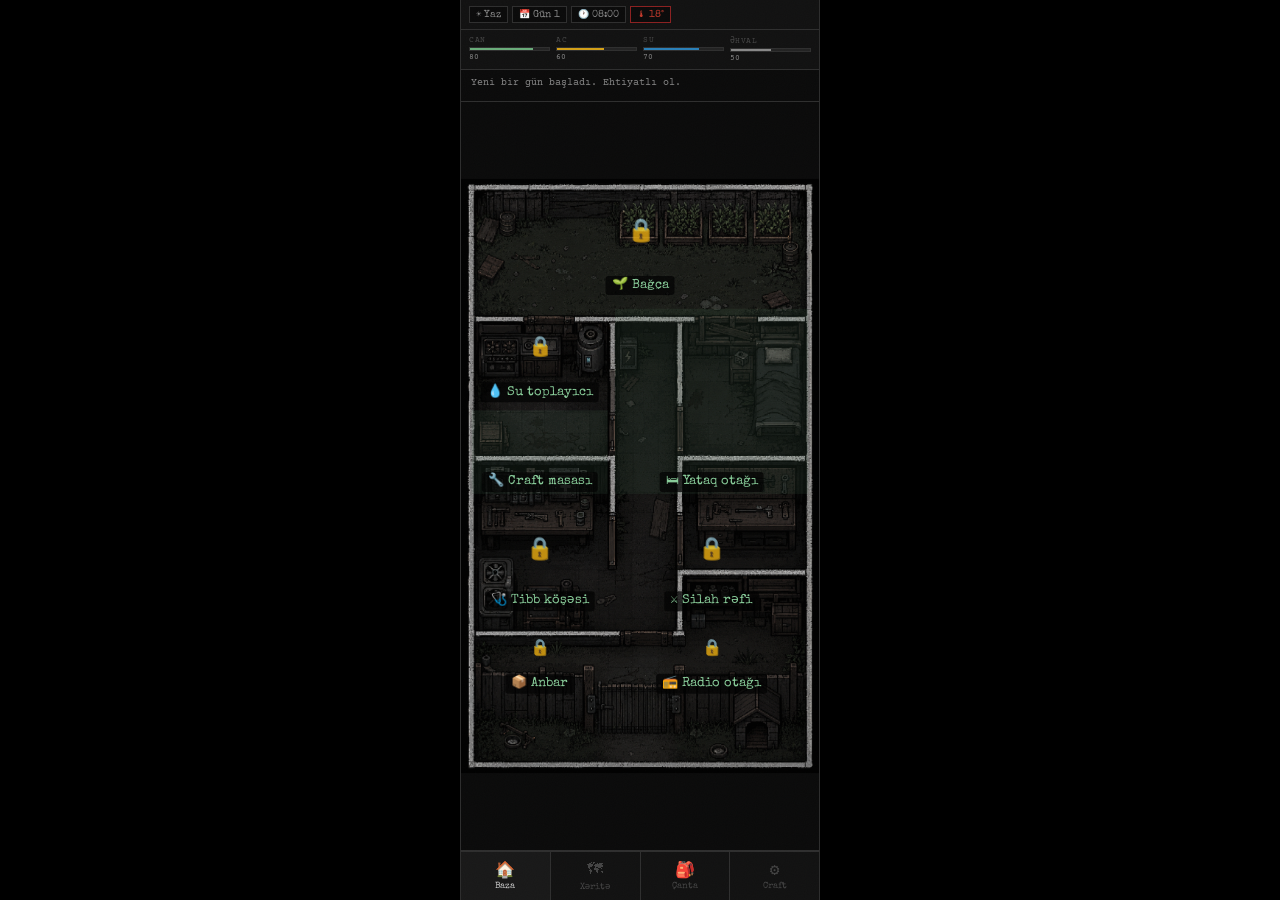
<file: index.html>
<!DOCTYPE html>
<html lang="az">
<head>
  <meta charset="UTF-8">
  <meta name="viewport" content="width=device-width, initial-scale=1.0, maximum-scale=1.0, user-scalable=no">
  <title>Dead Streets</title>
  <link rel="preconnect" href="https://fonts.googleapis.com">
  <link href="https://fonts.googleapis.com/css2?family=Special+Elite&family=Courier+Prime:wght@400;700&display=swap" rel="stylesheet">
  <link rel="stylesheet" href="css/main.css">
</head>
<body>
  <div id="game-container">

    <!-- SCREEN: Base -->
    <div id="screen-base" class="screen active">
      <div id="base-topbar">
        <div class="top-stat"><span class="icon">☀</span><span id="stat-season">Yaz</span></div>
        <div class="top-stat"><span class="icon">📅</span><span id="stat-day">Gün 1</span></div>
        <div class="top-stat"><span class="icon">🕐</span><span id="stat-time">08:00</span></div>
        <div class="top-stat alert" id="stat-temp"><span class="icon">🌡</span><span id="stat-temp-val">18°</span></div>
      </div>

      <div id="status-bar">
        <div class="status-item" id="s-health">
          <div class="status-label">Can</div>
          <div class="status-bar-wrap"><div class="status-fill health-fill" id="fill-health"></div></div>
          <div class="status-val" id="val-health">80</div>
        </div>
        <div class="status-item" id="s-hunger">
          <div class="status-label">Ac</div>
          <div class="status-bar-wrap"><div class="status-fill hunger-fill" id="fill-hunger"></div></div>
          <div class="status-val" id="val-hunger">60</div>
        </div>
        <div class="status-item" id="s-thirst">
          <div class="status-label">Su</div>
          <div class="status-bar-wrap"><div class="status-fill thirst-fill" id="fill-thirst"></div></div>
          <div class="status-val" id="val-thirst">70</div>
        </div>
        <div class="status-item" id="s-mood">
          <div class="status-label">Əhval</div>
          <div class="status-bar-wrap"><div class="status-fill mood-fill" id="fill-mood"></div></div>
          <div class="status-val" id="val-mood">50</div>
        </div>
      </div>

      <div id="message-log">
        <div class="msg-line" id="msg-main">Yeni bir gün başladı. Ehtiyatlı ol.</div>
      </div>

      <div id="base-canvas-wrap">
        <canvas id="base-canvas"></canvas>
        <div id="room-tooltip" class="hidden"></div>
      </div>

      <div id="base-nav">
        <button class="nav-btn active" data-screen="base"><span>🏠</span>Baza</button>
        <button class="nav-btn" data-screen="map"><span>🗺</span>Xəritə</button>
        <button class="nav-btn" data-screen="inventory"><span>🎒</span>Çanta</button>
        <button class="nav-btn" data-screen="craft"><span>⚙</span>Craft</button>
      </div>
    </div>

    <!-- SCREEN: Map -->
    <div id="screen-map" class="screen">
      <div id="map-header">
        <button id="map-back" class="back-btn">← Geri</button>
        <span id="map-title">Xəritə</span>
        <span id="map-time-left"></span>
      </div>
      <canvas id="map-canvas"></canvas>
      <div id="location-panel" class="hidden">
        <div id="loc-name"></div>
        <div id="loc-distance"></div>
        <div id="loc-desc"></div>
        <div id="loc-danger"></div>
        <button id="loc-go-btn">Gedin →</button>
      </div>
    </div>

    <!-- SCREEN: Inventory -->
    <div id="screen-inventory" class="screen">
      <div id="inv-header">
        <button class="back-btn inv-back">← Geri</button>
        <span>Əşyalar</span>
        <span id="inv-weight">0/15 kg</span>
      </div>
      <div id="inv-grid"></div>
    </div>

    <!-- SCREEN: Craft -->
    <div id="screen-craft" class="screen">
      <div id="craft-header">
        <button class="back-btn craft-back">← Geri</button>
        <span>Düzəlt</span>
      </div>
      <div id="craft-list"></div>
    </div>

    <!-- SCREEN: Loot Location -->
    <div id="screen-loot" class="screen">
      <div id="loot-header">
        <div id="loot-location-name"></div>
        <div id="loot-room-info"></div>
      </div>
      <canvas id="loot-canvas"></canvas>
      <div id="loot-action-panel">
        <div id="loot-message"></div>
        <div id="loot-actions"></div>
      </div>
    </div>

    <!-- SCREEN: Combat -->
    <div id="screen-combat" class="screen">
      <div id="combat-header">
        <div id="combat-wave-info">Otaq 1/7</div>
        <div id="combat-turn-info">Sənin növbən</div>
      </div>
      <div id="combat-arena">
        <div id="enemy-section">
          <div id="enemy-list"></div>
        </div>
        <div id="combat-log-box">
          <div id="combat-log"></div>
        </div>
        <div id="player-section">
          <div id="player-combat-stats"></div>
          <div id="combat-actions"></div>
        </div>
      </div>
    </div>

    <!-- MODAL: Build -->
    <div id="modal-build" class="modal hidden">
      <div class="modal-box">
        <div class="modal-title" id="build-modal-title">İnşa Et</div>
        <div id="build-options"></div>
        <button class="modal-close" id="build-close">Bağla</button>
      </div>
    </div>

    <!-- MODAL: Room Action -->
    <div id="modal-room" class="modal hidden">
      <div class="modal-box">
        <div class="modal-title" id="room-modal-title"></div>
        <div id="room-modal-body"></div>
        <button class="modal-close" id="room-close">Bağla</button>
      </div>
    </div>

  </div>

  <script src="js/data.js"></script>
  <script src="js/state.js"></script>
  <script src="js/renderer.js"></script>
  <script src="js/base.js"></script>
  <script src="js/map.js"></script>
  <script src="js/combat.js"></script>
  <script src="js/loot.js"></script>
  <script src="js/ui.js"></script>
  <script src="js/main.js"></script>
</body>
</html>
</file>
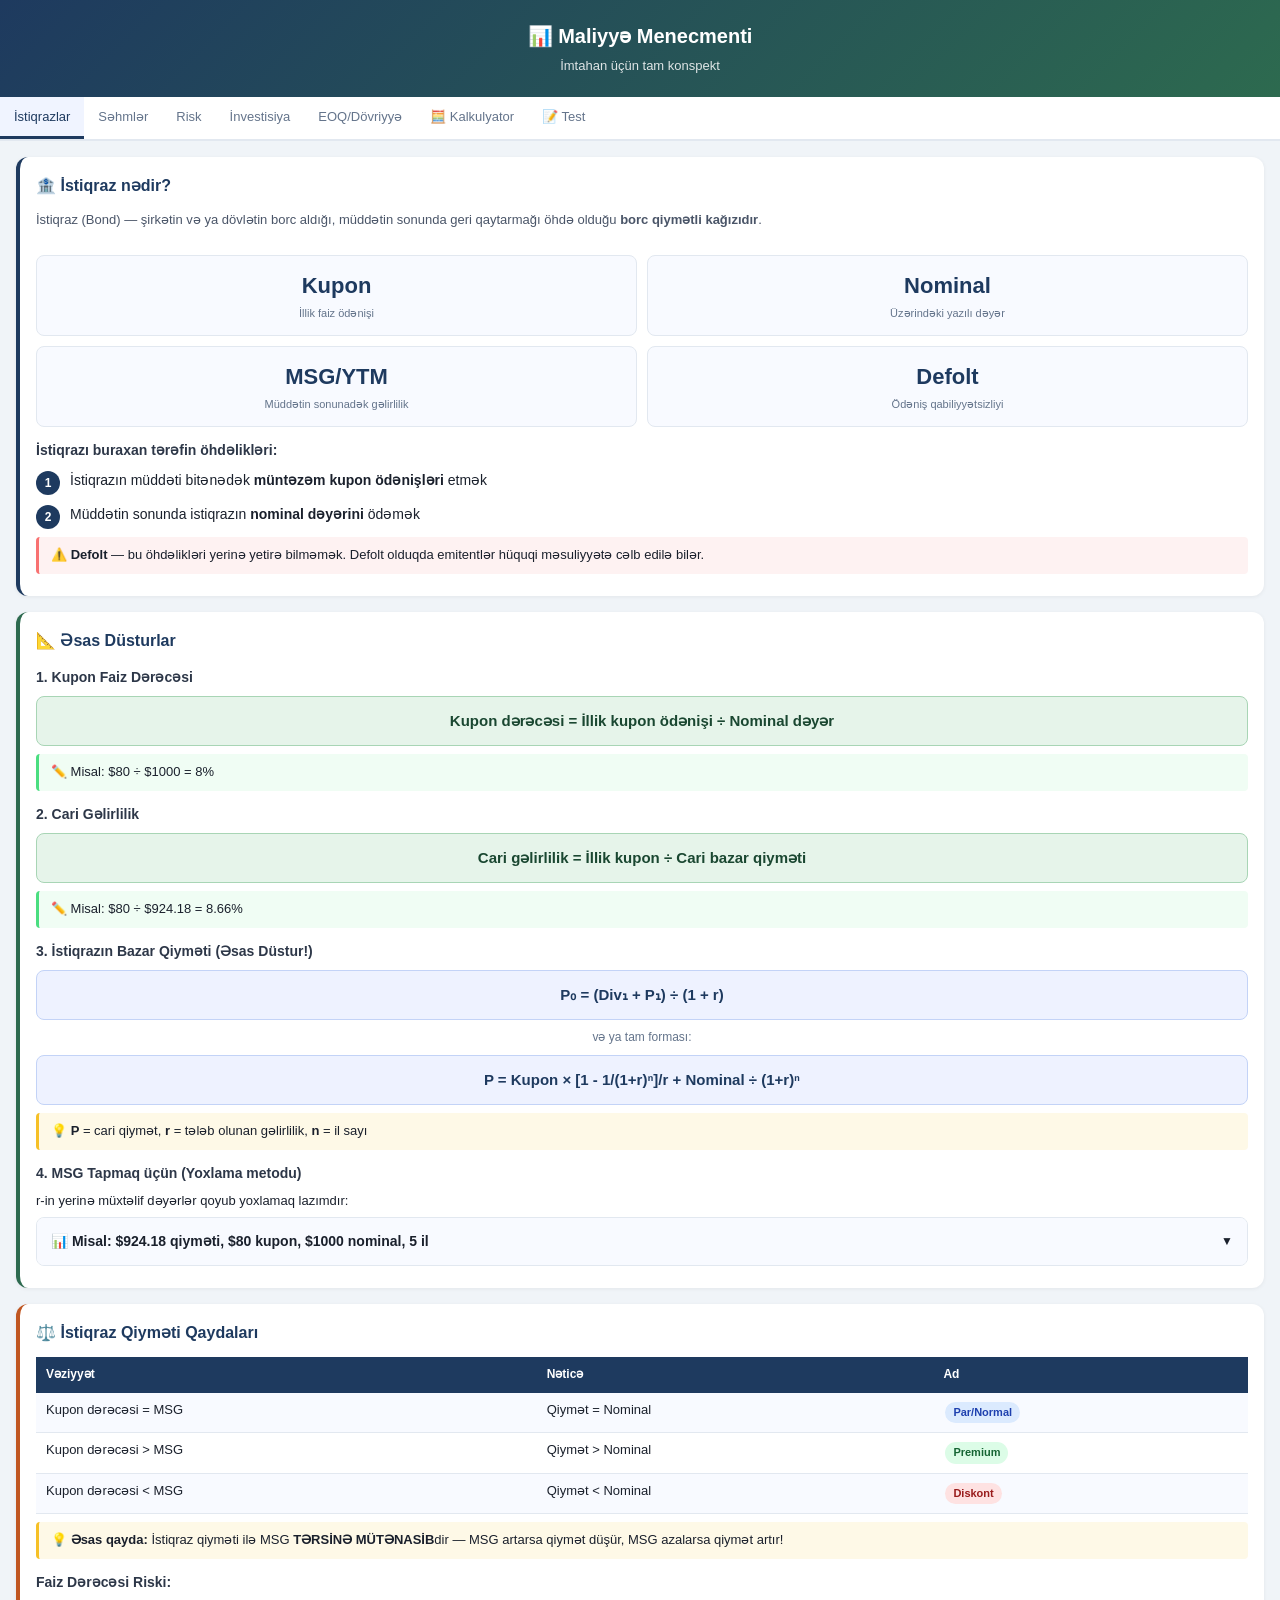
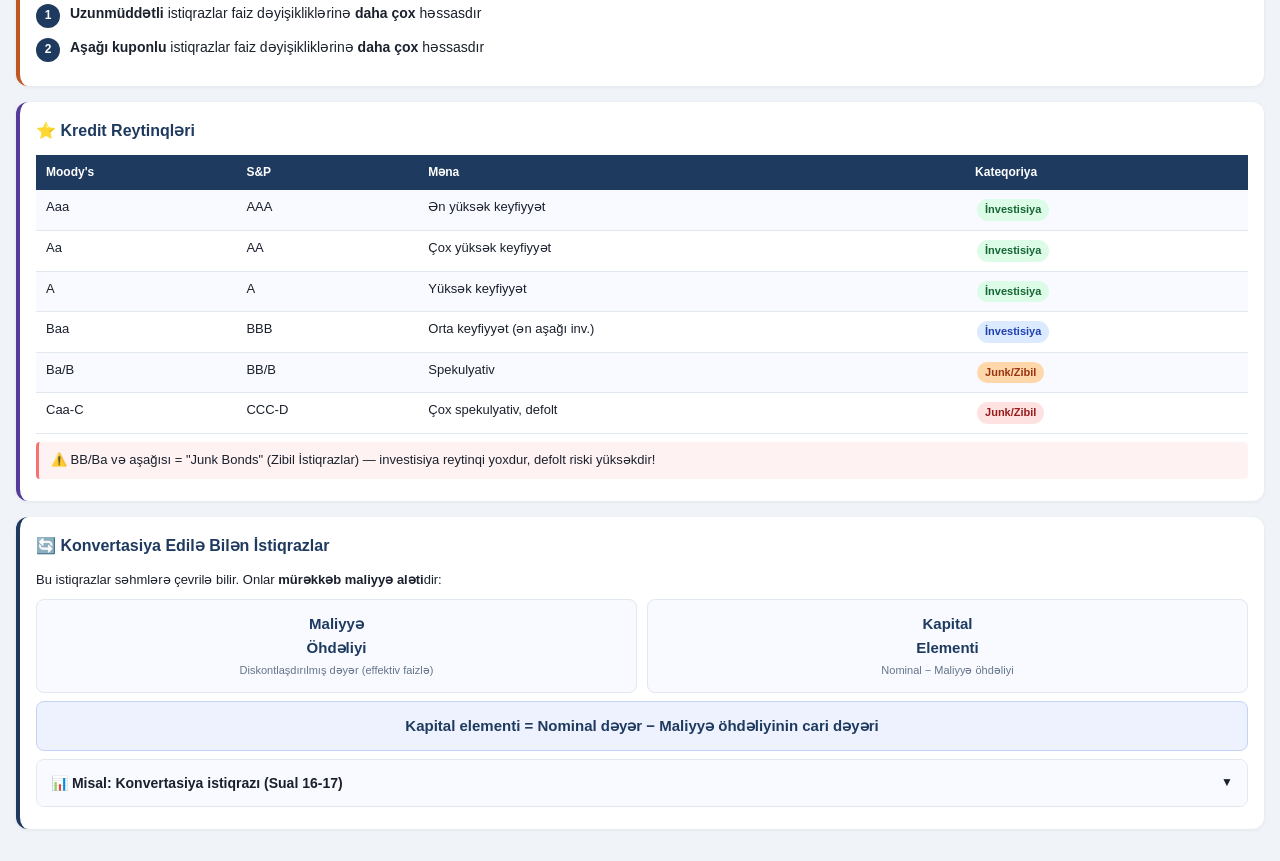
<file: maliyye_menecmenti_konspekt.html>
<!DOCTYPE html>
<html lang="az">
<head>
<meta charset="UTF-8">
<meta name="viewport" content="width=device-width, initial-scale=1.0">
<title>Maliyyə Menecmenti - İmtahan Konspekti</title>
<style>
  * { margin: 0; padding: 0; box-sizing: border-box; }
  body { font-family: 'Segoe UI', Arial, sans-serif; background: #f0f4f8; color: #1a202c; font-size: 15px; line-height: 1.6; }
  
  header { background: linear-gradient(135deg, #1e3a5f 0%, #2d6a4f 100%); color: white; padding: 20px 16px; text-align: center; }
  header h1 { font-size: 20px; font-weight: 700; margin-bottom: 4px; }
  header p { font-size: 13px; opacity: 0.85; }

  nav { background: white; border-bottom: 2px solid #e2e8f0; padding: 0; overflow-x: auto; display: flex; white-space: nowrap; position: sticky; top: 0; z-index: 100; }
  nav button { padding: 12px 14px; border: none; background: none; font-size: 13px; cursor: pointer; color: #64748b; border-bottom: 3px solid transparent; flex-shrink: 0; font-weight: 500; }
  nav button.active { color: #1e3a5f; border-bottom-color: #1e3a5f; background: #f0f4ff; }
  nav button:hover { background: #f8faff; color: #1e3a5f; }

  .page { display: none; padding: 16px; }
  .page.active { display: block; }

  .section { background: white; border-radius: 12px; padding: 16px; margin-bottom: 16px; border-left: 4px solid #1e3a5f; box-shadow: 0 1px 4px rgba(0,0,0,0.06); }
  .section.green { border-left-color: #2d6a4f; }
  .section.orange { border-left-color: #c05621; }
  .section.purple { border-left-color: #553c9a; }
  .section.red { border-left-color: #c53030; }

  .section h2 { font-size: 16px; color: #1e3a5f; margin-bottom: 12px; display: flex; align-items: center; gap: 8px; }
  .section h3 { font-size: 14px; color: #2d3748; margin: 12px 0 6px; font-weight: 600; }

  .formula-box { background: #eef2ff; border: 1px solid #c3d3f7; border-radius: 8px; padding: 12px; margin: 8px 0; text-align: center; font-size: 15px; font-weight: 600; color: #1e3a5f; }
  .formula-box.green { background: #e6f4ea; border-color: #a8d5b5; color: #1a4731; }
  .formula-box.orange { background: #fff3e0; border-color: #ffcc80; color: #7b3f00; }

  .key-point { background: #fef9e7; border-left: 3px solid #f6c026; padding: 8px 12px; margin: 6px 0; border-radius: 4px; font-size: 13px; }
  .warning { background: #fef2f2; border-left: 3px solid #f87171; padding: 8px 12px; margin: 6px 0; border-radius: 4px; font-size: 13px; }
  .tip { background: #f0fdf4; border-left: 3px solid #4ade80; padding: 8px 12px; margin: 6px 0; border-radius: 4px; font-size: 13px; }

  table { width: 100%; border-collapse: collapse; margin: 8px 0; font-size: 13px; }
  th { background: #1e3a5f; color: white; padding: 8px 10px; text-align: left; font-size: 12px; }
  td { padding: 7px 10px; border-bottom: 1px solid #e2e8f0; vertical-align: top; }
  tr:nth-child(even) td { background: #f8faff; }
  tr:hover td { background: #eef2ff; }

  .badge { display: inline-block; padding: 2px 8px; border-radius: 12px; font-size: 11px; font-weight: 600; margin: 2px; }
  .badge-blue { background: #dbeafe; color: #1e40af; }
  .badge-green { background: #dcfce7; color: #166534; }
  .badge-orange { background: #fed7aa; color: #9a3412; }
  .badge-red { background: #fee2e2; color: #991b1b; }
  .badge-purple { background: #ede9fe; color: #5b21b6; }

  .calc-box { background: white; border: 1px solid #e2e8f0; border-radius: 10px; padding: 14px; margin: 10px 0; }
  .calc-box input, .calc-box select { width: 100%; padding: 8px 10px; border: 1px solid #cbd5e1; border-radius: 6px; font-size: 14px; margin: 4px 0 10px; background: #f8faff; }
  .calc-box button { width: 100%; padding: 10px; background: #1e3a5f; color: white; border: none; border-radius: 6px; font-size: 14px; cursor: pointer; font-weight: 600; }
  .calc-box button:hover { background: #2d4e7a; }
  .result { background: #eef2ff; border-radius: 6px; padding: 10px; margin-top: 10px; font-weight: 600; color: #1e3a5f; text-align: center; font-size: 15px; min-height: 40px; }

  .step { display: flex; gap: 10px; margin: 8px 0; align-items: flex-start; }
  .step-num { background: #1e3a5f; color: white; width: 24px; height: 24px; border-radius: 50%; display: flex; align-items: center; justify-content: center; font-size: 12px; font-weight: 700; flex-shrink: 0; margin-top: 2px; }
  .step-content { flex: 1; font-size: 14px; }

  .accordion-item { border: 1px solid #e2e8f0; border-radius: 8px; margin: 6px 0; overflow: hidden; }
  .accordion-header { padding: 12px 14px; cursor: pointer; font-weight: 600; font-size: 14px; background: #f8faff; display: flex; justify-content: space-between; align-items: center; }
  .accordion-header:hover { background: #eef2ff; }
  .accordion-body { display: none; padding: 12px 14px; background: white; font-size: 13px; }
  .accordion-body.open { display: block; }
  .accordion-arrow { transition: transform 0.2s; font-size: 12px; }
  .accordion-arrow.open { transform: rotate(180deg); }

  .masele-box { background: #fffbeb; border: 1px solid #fcd34d; border-radius: 10px; padding: 14px; margin: 10px 0; }
  .masele-box h4 { color: #92400e; font-size: 14px; margin-bottom: 8px; }
  .masele-box .solution { background: white; border-radius: 6px; padding: 10px; margin-top: 10px; display: none; font-size: 13px; }
  .masele-box .solution.show { display: block; }
  .show-btn { background: #92400e; color: white; border: none; padding: 7px 14px; border-radius: 6px; font-size: 13px; cursor: pointer; margin-top: 8px; }
  .show-btn:hover { background: #78350f; }

  .quiz-container { }
  .quiz-question { background: white; border-radius: 10px; padding: 14px; margin: 10px 0; border: 1px solid #e2e8f0; }
  .quiz-question p { font-size: 14px; margin-bottom: 10px; font-weight: 500; }
  .quiz-option { display: block; padding: 8px 12px; margin: 4px 0; border: 1px solid #e2e8f0; border-radius: 6px; cursor: pointer; font-size: 13px; transition: all 0.2s; }
  .quiz-option:hover { background: #f0f4ff; border-color: #93c5fd; }
  .quiz-option.correct { background: #dcfce7; border-color: #4ade80; color: #166534; }
  .quiz-option.wrong { background: #fee2e2; border-color: #f87171; color: #991b1b; }
  .quiz-feedback { font-size: 12px; margin-top: 6px; padding: 6px 10px; border-radius: 4px; }

  .grid2 { display: grid; grid-template-columns: 1fr 1fr; gap: 10px; }
  .metric-card { background: #f8faff; border-radius: 8px; padding: 12px; text-align: center; border: 1px solid #e2e8f0; }
  .metric-card .num { font-size: 22px; font-weight: 700; color: #1e3a5f; }
  .metric-card .label { font-size: 11px; color: #64748b; margin-top: 2px; }

  .progress-bar { height: 8px; background: #e2e8f0; border-radius: 4px; margin: 8px 0; overflow: hidden; }
  .progress-bar-fill { height: 100%; background: linear-gradient(90deg, #1e3a5f, #2d6a4f); border-radius: 4px; transition: width 0.3s; }

  .tag { display: inline-block; background: #1e3a5f; color: white; padding: 3px 10px; border-radius: 12px; font-size: 11px; margin: 2px; }

  @media (max-width: 400px) {
    .grid2 { grid-template-columns: 1fr; }
    header h1 { font-size: 17px; }
  }
</style>
</head>
<body>

<header>
  <h1>📊 Maliyyə Menecmenti</h1>
  <p>İmtahan üçün tam konspekt</p>
</header>

<nav>
  <button class="active" onclick="showPage('istiqraz')">İstiqrazlar</button>
  <button onclick="showPage('sehm')">Səhmlər</button>
  <button onclick="showPage('risk')">Risk</button>
  <button onclick="showPage('investisiya')">İnvestisiya</button>
  <button onclick="showPage('inventar')">EOQ/Dövriyyə</button>
  <button onclick="showPage('kalkulyator')">🧮 Kalkulyator</button>
  <button onclick="showPage('quiz')">📝 Test</button>
</nav>

<!-- ============ PAGE 1: İSTİQRAZLAR ============ -->
<div id="istiqraz" class="page active">

  <div class="section">
    <h2>🏦 İstiqraz nədir?</h2>
    <p style="font-size:13px; color:#4a5568;">İstiqraz (Bond) — şirkətin və ya dövlətin borc aldığı, müddətin sonunda geri qaytarmağı öhdə olduğu <b>borc qiymətli kağızıdır</b>.</p>
    <br>
    <div class="grid2">
      <div class="metric-card"><div class="num">Kupon</div><div class="label">İllik faiz ödənişi</div></div>
      <div class="metric-card"><div class="num">Nominal</div><div class="label">Üzərindəki yazılı dəyər</div></div>
      <div class="metric-card"><div class="num">MSG/YTM</div><div class="label">Müddətin sonunadək gəlirlilik</div></div>
      <div class="metric-card"><div class="num">Defolt</div><div class="label">Ödəniş qabiliyyətsizliyi</div></div>
    </div>

    <h3>İstiqrazı buraxan tərəfin öhdəlikləri:</h3>
    <div class="step"><div class="step-num">1</div><div class="step-content">İstiqrazın müddəti bitənədək <b>müntəzəm kupon ödənişləri</b> etmək</div></div>
    <div class="step"><div class="step-num">2</div><div class="step-content">Müddətin sonunda istiqrazın <b>nominal dəyərini</b> ödəmək</div></div>

    <div class="warning">⚠️ <b>Defolt</b> — bu öhdəlikləri yerinə yetirə bilməmək. Defolt olduqda emitentlər hüquqi məsuliyyətə cəlb edilə bilər.</div>
  </div>

  <div class="section green">
    <h2>📐 Əsas Düsturlar</h2>

    <h3>1. Kupon Faiz Dərəcəsi</h3>
    <div class="formula-box green">Kupon dərəcəsi = İllik kupon ödənişi ÷ Nominal dəyər</div>
    <div class="tip">✏️ Misal: $80 ÷ $1000 = 8%</div>

    <h3>2. Cari Gəlirlilik</h3>
    <div class="formula-box green">Cari gəlirlilik = İllik kupon ÷ Cari bazar qiyməti</div>
    <div class="tip">✏️ Misal: $80 ÷ $924.18 = 8.66%</div>

    <h3>3. İstiqrazın Bazar Qiyməti (Əsas Düstur!)</h3>
    <div class="formula-box">P₀ = (Div₁ + P₁) ÷ (1 + r)</div>
    <p style="font-size:12px; color:#64748b; margin:4px 0 8px; text-align:center;">və ya tam forması:</p>
    <div class="formula-box">P = Kupon × [1 - 1/(1+r)ⁿ]/r + Nominal ÷ (1+r)ⁿ</div>
    <div class="key-point">💡 <b>P</b> = cari qiymət, <b>r</b> = tələb olunan gəlirlilik, <b>n</b> = il sayı</div>

    <h3>4. MSG Tapmaq üçün (Yoxlama metodu)</h3>
    <p style="font-size:13px; margin-bottom:6px;">r-in yerinə müxtəlif dəyərlər qoyub yoxlamaq lazımdır:</p>
    <div class="accordion-item">
      <div class="accordion-header" onclick="toggleAcc(this)">📊 Misal: $924.18 qiyməti, $80 kupon, $1000 nominal, 5 il <span class="accordion-arrow">▼</span></div>
      <div class="accordion-body">
        <p style="font-size:13px; margin-bottom:6px;">Hesablama:</p>
        <ul style="font-size:13px; padding-left:16px;">
          <li>8% ilə: $80×[1-1/(1.08)⁵]/0.08 + $1000/(1.08)⁵ = <b>$1000</b></li>
          <li>9% ilə: $80×[1-1/(1.09)⁵]/0.09 + $1000/(1.09)⁵ = <b>$961.10</b></li>
          <li style="color:#1e3a5f; font-weight:700;">10% ilə: $80×[1-1/(1.10)⁵]/0.10 + $1000/(1.10)⁵ = <b>$924.18 ✓</b></li>
        </ul>
        <div class="tip">MSG = 10% — çünki bu dərəcə ilə düstur bazar qiymətinə bərabər verir.</div>
      </div>
    </div>
  </div>

  <div class="section orange">
    <h2>⚖️ İstiqraz Qiyməti Qaydaları</h2>

    <table>
      <tr><th>Vəziyyət</th><th>Nəticə</th><th>Ad</th></tr>
      <tr><td>Kupon dərəcəsi = MSG</td><td>Qiymət = Nominal</td><td><span class="badge badge-blue">Par/Normal</span></td></tr>
      <tr><td>Kupon dərəcəsi &gt; MSG</td><td>Qiymət &gt; Nominal</td><td><span class="badge badge-green">Premium</span></td></tr>
      <tr><td>Kupon dərəcəsi &lt; MSG</td><td>Qiymət &lt; Nominal</td><td><span class="badge badge-red">Diskont</span></td></tr>
    </table>

    <div class="key-point">💡 <b>Əsas qayda:</b> İstiqraz qiyməti ilə MSG <b>TƏRSİNƏ MÜTƏNASİB</b>dir — MSG artarsa qiymət düşür, MSG azalarsa qiymət artır!</div>

    <h3>Faiz Dərəcəsi Riski:</h3>
    <div class="step"><div class="step-num">1</div><div class="step-content"><b>Uzunmüddətli</b> istiqrazlar faiz dəyişikliklərinə <b>daha çox</b> həssasdır</div></div>
    <div class="step"><div class="step-num">2</div><div class="step-content"><b>Aşağı kuponlu</b> istiqrazlar faiz dəyişikliklərinə <b>daha çox</b> həssasdır</div></div>
  </div>

  <div class="section purple">
    <h2>⭐ Kredit Reytinqləri</h2>
    <table>
      <tr><th>Moody's</th><th>S&P</th><th>Məna</th><th>Kateqoriya</th></tr>
      <tr><td>Aaa</td><td>AAA</td><td>Ən yüksək keyfiyyət</td><td><span class="badge badge-green">İnvestisiya</span></td></tr>
      <tr><td>Aa</td><td>AA</td><td>Çox yüksək keyfiyyət</td><td><span class="badge badge-green">İnvestisiya</span></td></tr>
      <tr><td>A</td><td>A</td><td>Yüksək keyfiyyət</td><td><span class="badge badge-green">İnvestisiya</span></td></tr>
      <tr><td>Baa</td><td>BBB</td><td>Orta keyfiyyət (ən aşağı inv.)</td><td><span class="badge badge-blue">İnvestisiya</span></td></tr>
      <tr><td>Ba/B</td><td>BB/B</td><td>Spekulyativ</td><td><span class="badge badge-orange">Junk/Zibil</span></td></tr>
      <tr><td>Caa-C</td><td>CCC-D</td><td>Çox spekulyativ, defolt</td><td><span class="badge badge-red">Junk/Zibil</span></td></tr>
    </table>
    <div class="warning">⚠️ BB/Ba və aşağısı = "Junk Bonds" (Zibil İstiqrazlar) — investisiya reytinqi yoxdur, defolt riski yüksəkdir!</div>
  </div>

  <div class="section">
    <h2>🔄 Konvertasiya Edilə Bilən İstiqrazlar</h2>
    <p style="font-size:13px; margin-bottom:8px;">Bu istiqrazlar səhmlərə çevrilə bilir. Onlar <b>mürəkkəb maliyyə aləti</b>dir:</p>
    <div class="grid2">
      <div class="metric-card"><div class="num" style="font-size:15px;">Maliyyə<br>Öhdəliyi</div><div class="label">Diskontlaşdırılmış dəyər (effektiv faizlə)</div></div>
      <div class="metric-card"><div class="num" style="font-size:15px;">Kapital<br>Elementi</div><div class="label">Nominal − Maliyyə öhdəliyi</div></div>
    </div>
    <div class="formula-box">Kapital elementi = Nominal dəyər − Maliyyə öhdəliyinin cari dəyəri</div>
    
    <div class="accordion-item">
      <div class="accordion-header" onclick="toggleAcc(this)">📊 Misal: Konvertasiya istiqrazı (Sual 16-17) <span class="accordion-arrow">▼</span></div>
      <div class="accordion-body">
        <ul style="font-size:13px; padding-left:16px; line-height:1.8;">
          <li>Nominal: 30,000,000 AZN</li>
          <li>Kupon: 8% → ödəniş = 2,400,000 AZN/il</li>
          <li>Effektiv bazar dərəcəsi: 10%</li>
          <li>Maliyyə öhdəliyi: 28,476,000 AZN (diskontlaşdırılmış)</li>
          <li><b>Kapital elementi = 30,000,000 − 28,476,000 = 1,524,000 AZN</b></li>
          <li>Amortizasiya: 28,476,000 × 10% − 2,400,000 = 447,600 AZN artır</li>
          <li>Yeni balans = 28,476,000 + 447,600 = <b>28,923,600 AZN</b></li>
        </ul>
      </div>
    </div>
  </div>

</div>

<!-- ============ PAGE 2: SƏHMLƏR ============ -->
<div id="sehm" class="page">

  <div class="section">
    <h2>📈 Səhm növləri</h2>
    <table>
      <tr><th>Xüsusiyyət</th><th>Adi Səhm</th><th>İmtiyazlı Səhm</th></tr>
      <tr><td>Dividend</td><td>Sabit deyil</td><td>Sabit/prioritet</td></tr>
      <tr><td>Səs hüququ</td><td>Var</td><td>Adətən yoxdur</td></tr>
      <tr><td>Likvidasiyada</td><td>Sonuncu</td><td>İmtiyazlı</td></tr>
      <tr><td>Defolt riski</td><td>Yoxdur (kapital)</td><td>Yoxdur (kapital)</td></tr>
    </table>
    <div class="key-point">💡 Adi səhmlər üzrə dividend ödənməsə, şirkət <b>defolt elan edilmir</b> — bu istiqrazdan fərqidir!</div>
  </div>

  <div class="section green">
    <h2>📐 Fundamental Dəyər Nəzəriyyəsi</h2>
    <div class="key-point">💡 Hər hansı maliyyə aktivinin dəyəri = Gələcək bütün pul axınlarının <b>cari (diskontlaşdırılmış) dəyəri</b></div>

    <h3>Model 1: Sıfır Artım (Zero Growth)</h3>
    <div class="formula-box">P₀ = D₁ ÷ R</div>
    <div class="tip">✏️ D₁=1 manat, R=10% → P₀ = 1 ÷ 0.10 = <b>10 manat</b></div>
    <div class="warning">⚠️ Sıfır artımlı səhmdə <b>kapital artımı gəliri yoxdur</b> — qiymət heç vaxt dəyişmir!</div>

    <h3>Model 2: Sabit Artım — Gordon Modeli (ən vacib!)</h3>
    <div class="formula-box">P₀ = D₁ ÷ (R − g)</div>
    <p style="font-size:12px; color:#64748b; text-align:center; margin:4px 0 8px;">D₁ = gözlənilən divident, R = tələb olunan gəlirlilik, g = sabit artım tempi</p>
    
    <div class="accordion-item">
      <div class="accordion-header" onclick="toggleAcc(this)">📊 Misal: D₀=5 manat, g=5%, R=9% <span class="accordion-arrow">▼</span></div>
      <div class="accordion-body">
        <ul style="font-size:13px; padding-left:16px; line-height:1.8;">
          <li>D₁ = D₀ × (1+g) = 5 × 1.05 = <b>5.25 manat</b></li>
          <li>P₀ = D₁ ÷ (R−g) = 5.25 ÷ (0.09−0.05) = 5.25 ÷ 0.04 = <b>131.25 manat</b></li>
          <li>Bir il sonra: P₁ = D₂ ÷ (R−g) = (5.25×1.05) ÷ 0.04 = <b>137.8125 manat</b></li>
        </ul>
        <div class="tip">P₁ P₀-dan yüksəkdir → bu kapital gəlirliliyidir!</div>
      </div>
    </div>

    <div class="warning">⚠️ Gordon modeli üçün şərt: <b>R &gt; g</b> mütləq olmalıdır! g≥R olsa model işləmir.</div>

    <h3>Tələb olunan gəlirliliyi tapmaq:</h3>
    <div class="formula-box">R = (D₁ ÷ P₀) + g</div>
    <div class="tip">✏️ D₁=5.25, P₀=65.625, g=5% → R = 5.25/65.625 + 0.05 = 0.08 + 0.05 = <b>13%</b></div>

    <h3>Ümumi Gəlirlilik:</h3>
    <div class="formula-box green">R = Divident gəlirliliyi (D₁/P₀) + Kapital artımı gəlirliliyi (g)</div>
  </div>

  <div class="section orange">
    <h2>🔄 Model 3: Qeyri-Sabit Artım</h2>
    <p style="font-size:13px; margin-bottom:10px;">Əvvəl yüksək artım, sonra sabit artım. Addım-addım həll edilir:</p>

    <div class="step"><div class="step-num">1</div><div class="step-content">Hər ilin dividendini ayrı-ayrılıqda hesabla (D₁, D₂, D₃...)</div></div>
    <div class="step"><div class="step-num">2</div><div class="step-content">Sabit artıma keçən andan Gordon modeli ilə <b>terminal dəyəri</b> tap</div></div>
    <div class="step"><div class="step-num">3</div><div class="step-content">Hər dividenddi və terminal dəyəri diskontlaşdır (bugünə gətir)</div></div>
    <div class="step"><div class="step-num">4</div><div class="step-content">Cəmlə — bu P₀-dur</div></div>

    <div class="accordion-item">
      <div class="accordion-header" onclick="toggleAcc(this)">📊 Misal: D₀=5, il 1-2: 10%, il 3: 8%, il 4+: 6%, R=12% <span class="accordion-arrow">▼</span></div>
      <div class="accordion-body">
        <table>
          <tr><th>Zaman</th><th>Divident</th><th>Artım</th></tr>
          <tr><td>0</td><td>5.00</td><td>—</td></tr>
          <tr><td>1</td><td>5.50</td><td>10%</td></tr>
          <tr><td>2</td><td>6.05</td><td>10%</td></tr>
          <tr><td>3</td><td>6.534</td><td>8%</td></tr>
          <tr><td>4</td><td>6.926</td><td>6%</td></tr>
        </table>
        <p style="font-size:13px; margin-top:8px;">P₃ (terminal) = D₄ ÷ (R−g) = 6.926 ÷ (0.12−0.06) = 115.43</p>
        <p style="font-size:13px;">P₀ = 5.50/1.12 + 6.05/1.12² + (6.534+115.43)/1.12³</p>
      </div>
    </div>

    <h3>Model 4: Gecikmeli Artım (Yeni şirkət)</h3>
    <div class="accordion-item">
      <div class="accordion-header" onclick="toggleAcc(this)">📊 Misal: MB şirkəti — 5 il divident yoxdur <span class="accordion-arrow">▼</span></div>
      <div class="accordion-body">
        <ul style="font-size:13px; padding-left:16px; line-height:1.8;">
          <li>5 il divident ödənmir</li>
          <li>6-cı ilin sonunda D₆ = 6 manat gözlənilir</li>
          <li>Bundan sonra g = 5% (daimi)</li>
          <li>R = 21%</li>
          <li>P₅ = D₆ ÷ (R−g) = 6 ÷ (0.21−0.05) = 37.5 manat</li>
          <li>P₀ = 37.5 ÷ (1.21)⁵ = <b>bugünkü dəyər</b></li>
        </ul>
      </div>
    </div>
  </div>

  <div class="section">
    <h2>🐟 Fişer Effekti</h2>
    <div class="formula-box">1 + R = (1 + r) × (1 + h)</div>
    <p style="font-size:12px; color:#64748b; text-align:center;">R = nominal, r = real, h = inflyasiya</p>
    <br>
    <div class="formula-box green">r = (1+R) ÷ (1+h) − 1</div>
    <div class="tip">✏️ R=10%, h=5% → r = (1.10 ÷ 1.05) − 1 = 4.76% (TƏXMİNİ deyil, DƏQIQ!</div>
    <div class="warning">⚠️ Sadə fərq formula (R−h = 10%−5% = 5%) TƏXMİNİDİR — imtahanda dəqiq Fişer düsturu istifadə et!</div>
  </div>

</div>

<!-- ============ PAGE 3: RİSK ============ -->
<div id="risk" class="page">

  <div class="section">
    <h2>⚡ Risk Anlayışı</h2>
    <p style="font-size:13px; margin-bottom:10px;">Risk — dayar kəsb edən hər hansı bir əmlakın, vasaitin, vaxtın itirilmə ehtimalıdır.</p>

    <h3>Riskin 4 əsas xüsusiyyəti:</h3>
    <div class="step"><div class="step-num">1</div><div class="step-content"><b>Qeyri-müəyyənlik</b> — hadisələrin bir neçə istiqamətdə inkişaf etmə ehtimalı</div></div>
    <div class="step"><div class="step-num">2</div><div class="step-content"><b>Zərər</b> — neqativ nəticəyə səbəb olma ehtimalı</div></div>
    <div class="step"><div class="step-num">3</div><div class="step-content"><b>Analiz imkanı</b> — kəmiyyət/keyfiyyət üzrə qiymətləndirilə bilmə</div></div>
    <div class="step"><div class="step-num">4</div><div class="step-content"><b>Əhəmiyyətlilik</b> — ən azı bir subyektin maraqlarına aid olma</div></div>
    <div class="warning">⚠️ Test sualı: "Mütləqlik" (subyektdən asılı olmayan risk) — bu YANLIŞ xüsusiyyətdir!</div>

    <h3>Risklə davranış üsulları:</h3>
    <table>
      <tr><th>Üsul</th><th>İzah</th></tr>
      <tr><td><span class="badge badge-blue">Qəbul etmə</span></td><td>Riski qəbul edib davam etmə</td></tr>
      <tr><td><span class="badge badge-red">İmtina etmə</span></td><td>Riskli fəaliyyətdən çəkinmə</td></tr>
      <tr><td><span class="badge badge-orange">Transfer (Hec)</span></td><td>Fyuçers/opsionla riski ötürmə — potensial qazancdan da imtina!</td></tr>
      <tr><td><span class="badge badge-purple">Mitiqasiya</span></td><td>Riskin təsirini azaltma</td></tr>
      <tr><td><span class="badge badge-green">Diversifikasiya</span></td><td>Portfeli genişləndirərək azaltma</td></tr>
    </table>
    <div class="key-point">💡 <b>Risk Premiyası</b> = İnvestorların riskli aktiv üçün risksiz aktivdən ƏLAVƏ tələb etdiyi gəlir</div>
  </div>

  <div class="section green">
    <h2>📊 Riskin Ölçülməsi</h2>

    <div class="formula-box green">Dispersiya (σ²) = [(r₁-r̄)² + (r₂-r̄)² + ...] ÷ (n-1)</div>
    <div class="formula-box">Standart Xəta (σ) = √Dispersiya</div>

    <div class="tip">✏️ Dispersiya = 450 → Standart xəta = √450 = <b>21.2%</b></div>
    <div class="tip">✏️ Dispersiya = 1676.9 → Standart xəta = √1676.9 = <b>40.95</b></div>

    <h3>Portfelin Gözlənilən Gəlirliliyi:</h3>
    <div class="formula-box green">E(R) = x₁ × r₁ + x₂ × r₂</div>
    <p style="font-size:12px; color:#64748b; text-align:center;">x₁, x₂ = portfeldəki çəkilər (paylar), r₁, r₂ = gəlirlilik dərəcələri</p>

    <div class="accordion-item">
      <div class="accordion-header" onclick="toggleAcc(this)">📊 Misal: A1=4000 AZN (r=25%), A2=6000 AZN (r=15%) <span class="accordion-arrow">▼</span></div>
      <div class="accordion-body">
        <ul style="font-size:13px; padding-left:16px; line-height:1.8;">
          <li>Toplam = 4000 + 6000 = 10,000 AZN</li>
          <li>x₁ = 4000/10000 = 0.3; x₂ = 6000/10000 = 0.7</li>
          <li>E(R) = 0.25×0.3 + 0.15×0.7 = 0.075 + 0.105 = <b>0.18 = 18%</b></li>
        </ul>
      </div>
    </div>

    <h3>İki Aktivin Portfel Dispersiyası:</h3>
    <div class="formula-box">σ²p = x₁²σ₁² + x₂²σ₂² + 2(x₁×x₂×ρ₁₂×σ₁×σ₂)</div>
    <p style="font-size:12px; color:#64748b; text-align:center;">ρ₁₂ = korrelyasiya əmsalı (−1 ilə +1 arasında)</p>

    <div class="accordion-item">
      <div class="accordion-header" onclick="toggleAcc(this)">📊 Misal: Coca-Cola (65%, σ=31.5) + Reebok (35%, σ=58.5), ρ=1 <span class="accordion-arrow">▼</span></div>
      <div class="accordion-body">
        <ul style="font-size:13px; padding-left:16px; line-height:1.8;">
          <li>x₁=0.65, σ₁=31.5; x₂=0.35, σ₂=58.5; ρ=1</li>
          <li>σ²p = (0.65)²(31.5)² + (0.35)²(58.5)² + 2(0.65)(0.35)(1)(31.5)(58.5)</li>
          <li>= 418.5 + 419.3 + 839.1 = <b>1676.9</b></li>
          <li>σp = √1676.9 = <b>40.95</b></li>
          <li>E(R) = 10%×0.65 + 20%×0.35 = 6.5% + 7% = <b>13.5%</b></li>
        </ul>
      </div>
    </div>

    <h3>Korrelyasiya Əmsalının Əhəmiyyəti:</h3>
    <table>
      <tr><th>ρ dəyəri</th><th>Məna</th><th>Diversifikasiya effekti</th></tr>
      <tr><td>ρ = +1</td><td>Tam müsbət korrelyasiya</td><td>Sıfır — heç bir azalma yoxdur</td></tr>
      <tr><td>0 &lt; ρ &lt; 1</td><td>Qismən müsbət</td><td>Qismən azalma</td></tr>
      <tr><td>ρ = 0</td><td>Korrelyasiya yoxdur</td><td>Yaxşı azalma</td></tr>
      <tr><td>ρ = -1</td><td>Tam mənfi korrelyasiya</td><td><b>Tam eliminasiya mümkündür!</b></td></tr>
    </table>
  </div>

  <div class="section purple">
    <h2>📉 Sistem vs Qeyri-Sistem Riski</h2>
    <div class="grid2">
      <div class="metric-card" style="border: 2px solid #f87171;">
        <div class="num" style="font-size:14px; color:#c53030;">Sistem Riski</div>
        <div class="label">Bazar riski • Diversifikasiya ilə aradan qaldırılamaz! • Makroiqtisadi amillər</div>
      </div>
      <div class="metric-card" style="border: 2px solid #4ade80;">
        <div class="num" style="font-size:14px; color:#166534;">Qeyri-Sistem Riski</div>
        <div class="label">Firma/sahə spesifik • Diversifikasiya ilə aradan qaldırılır!</div>
      </div>
    </div>

    <h3>Beta Əmsalı (β)</h3>
    <p style="font-size:13px; margin-bottom:8px;">Aktivin sistem riskini bazar portfelinə nisbətdə ölçür:</p>
    <table>
      <tr><th>Beta dəyəri</th><th>Məna</th><th>Növ</th></tr>
      <tr><td>β = 0</td><td>Risksiz aktiv (dövlət istiqrazı)</td><td><span class="badge badge-green">Risksiz</span></td></tr>
      <tr><td>β = 1</td><td>Bazar portfeli ilə eyni risk</td><td><span class="badge badge-blue">Bazar</span></td></tr>
      <tr><td>β &lt; 1</td><td>Bazardan az riskli</td><td><span class="badge badge-green">Defensiv</span></td></tr>
      <tr><td>β &gt; 1</td><td>Bazardan çox riskli</td><td><span class="badge badge-red">Aqressiv</span></td></tr>
    </table>

    <h3>CAPM Düsturu</h3>
    <div class="formula-box">R = Rf + β × (Rm − Rf)</div>
    <p style="font-size:12px; color:#64748b; text-align:center;">Rf = risksiz dərəcə; Rm = bazar gəlirliliyi; (Rm−Rf) = bazar risk premiyası</p>
    <div class="tip">✏️ Rf=5%, Rm=12%, β=1.2 → R = 5% + 1.2×(12%−5%) = 5% + 8.4% = <b>13.4%</b></div>

    <h3>SML — Qiymətli Kağızlar Bazarı Xətti:</h3>
    <div class="key-point">💡 CAPM-in qrafik təsviri — beta ilə tələb olunan gəlirliliyi birləşdirir. Bu xətt üzərindəki aktivlər düzgün qiymətləndirilmişdir.</div>
  </div>

</div>

<!-- ============ PAGE 4: İNVESTİSİYA ============ -->
<div id="investisiya" class="page">

  <div class="section">
    <h2>💼 İnvestisiya Layihəsinin Qiymətləndirilməsi</h2>

    <div class="accordion-item">
      <div class="accordion-header" onclick="toggleAcc(this)">📊 Geri ödənmə müddəti (Payback Period) <span class="accordion-arrow">▼</span></div>
      <div class="accordion-body">
        <p style="font-size:13px; margin-bottom:6px;">İlkin investisiyanın nə qədər müddətdə geri qayıdacağını göstərir. Sadə, amma pul axınlarının vaxt dəyərini nəzərə almır.</p>
        <div class="formula-box">Geri ödənmə müddəti = İnvestisiya ÷ İllik pul axını</div>
        <div class="warning">⚠️ Bu metod kapitaiın itirilmiş imkan dəyərini (faiz) nəzərə almır — çatışmazlıqdır!</div>
      </div>
    </div>

    <div class="accordion-item">
      <div class="accordion-header" onclick="toggleAcc(this)">📊 Xalis Cari Dəyər (NPV / CD) <span class="accordion-arrow">▼</span></div>
      <div class="accordion-body">
        <div class="formula-box">NPV = −İnvestisiya + Σ [Pul axını ÷ (1+r)ⁿ]</div>
        <ul style="font-size:13px; padding-left:16px; line-height:1.8; margin-top:8px;">
          <li>NPV &gt; 0 → layihəni qəbul et</li>
          <li>NPV &lt; 0 → layihəni rədd et</li>
          <li>Bir neçə layihə varsa → ən yüksək NPV-ni seç</li>
        </ul>
        <div class="tip">💡 NPV zaman dəyərini nəzərə alır — ən etibarlı metoddur!</div>
      </div>
    </div>

    <div class="accordion-item">
      <div class="accordion-header" onclick="toggleAcc(this)">📊 Mənfəətlilik İndeksi (MI) <span class="accordion-arrow">▼</span></div>
      <div class="accordion-body">
        <div class="formula-box">MI = CD ÷ İnvestisiya</div>
        <p style="font-size:13px; margin:8px 0;">Resurs məhdudiyyəti olduqda hansı layihəyə üstünlük veriləcəyini göstərir:</p>
        <table>
          <tr><th>Layihə</th><th>CD</th><th>İnvestisiya</th><th>MI</th></tr>
          <tr><td>A</td><td>230,000</td><td>200,000</td><td>1.15</td></tr>
          <tr><td>B</td><td>141,250</td><td>125,000</td><td>1.13</td></tr>
          <tr><td>C</td><td>194,250</td><td>175,000</td><td>1.11</td></tr>
          <tr><td>D</td><td>162,000</td><td>150,000</td><td>1.08</td></tr>
        </table>
        <p style="font-size:13px; margin-top:8px;">Resurs: 300,000 manat → A (200K) + B (125K) = 325K — çox. A (200K) + C (175K) = 375K — çox. A (200K) + D (150K) = 350K — çox. B (125K) + C (175K) = 300K ✓ → <b>B+C seçilir</b></p>
      </div>
    </div>

    <div class="masele-box">
      <h4>📝 Müəllimin Məsələsi 1 — NPV ilə layihə seçimi</h4>
      <p style="font-size:13px;">6000 manat resurs, kapitalın imkan dəyəri 10%. Hansı layihəni seçərdiniz?</p>
      <table style="font-size:12px; margin-top:8px;">
        <tr><th>Layihə</th><th>Hal-hazırda</th><th>1-ci il</th><th>2-ci il</th><th>3-cü il</th></tr>
        <tr><td>A</td><td>-4500</td><td>1000</td><td>2000</td><td>4000</td></tr>
        <tr><td>B</td><td>-1500</td><td>0</td><td>1000</td><td>3000</td></tr>
        <tr><td>C</td><td>-1200</td><td>100</td><td>450</td><td>2000</td></tr>
        <tr><td>D</td><td>-5000</td><td>1000</td><td>3000</td><td>4500</td></tr>
      </table>
      <button class="show-btn" onclick="toggleSolution(this)">✅ Həll yolunu göstər</button>
      <div class="solution">
        <p style="font-size:13px; line-height:1.8;"><b>NPV hesablanır (r=10%):</b><br>
        NPV(A) = -4500 + 1000/1.1 + 2000/1.21 + 4000/1.331 = -4500+909+1653+3005 = <b>+1067</b><br>
        NPV(B) = -1500 + 0 + 1000/1.21 + 3000/1.331 = -1500+826+2254 = <b>+1580</b><br>
        NPV(C) = -1200 + 91 + 372 + 1503 = <b>+766</b><br>
        NPV(D) = -5000 + 909 + 2479 + 3382 = <b>+1770</b><br><br>
        Resurs 6000 manat: B(1500)+D(5000)=6500 — çox. A(4500)+B(1500)=6000 ✓<br>
        <b>A+B seçilir: NPV = 1067+1580 = 2647 manat</b></p>
      </div>
    </div>
  </div>

  <div class="section green">
    <h2>🔄 Pul Dövriyyəsi (Cash Cycle)</h2>

    <div class="formula-box green">Pul Əməliyyat Dövrü = Material dövriyyəsi + Debitor dövriyyəsi − Kreditor dövriyyəsi</div>

    <h3>Dövriyyə müddətlərini hesablamaq:</h3>
    <div class="step"><div class="step-num">1</div><div class="step-content"><b>Material ehtiyatlarının dövriyyəsi</b> = Mal.ehtiyatlar ÷ Satışın maya dəyəri × 360</div></div>
    <div class="step"><div class="step-num">2</div><div class="step-content"><b>Debitor borcların orta yığım müddəti</b> = Debitor borclар ÷ Kredit satışlar × 360</div></div>
    <div class="step"><div class="step-num">3</div><div class="step-content"><b>Kreditor borcların orta ödəniş müddəti</b> = Kreditor borclар ÷ Kredit alışlar × 360</div></div>

    <div class="accordion-item">
      <div class="accordion-header" onclick="toggleAcc(this)">📊 Orion Co. Məsələsi (2022-2023 müqayisəsi) <span class="accordion-arrow">▼</span></div>
      <div class="accordion-body">
        <table style="font-size:12px;">
          <tr><th>Göstərici</th><th>2022</th><th>2023</th></tr>
          <tr><td>Mal.material ehtiyatları</td><td>800</td><td>920</td></tr>
          <tr><td>Debitor borclar</td><td>600</td><td>720</td></tr>
          <tr><td>Kreditor borclar</td><td>550</td><td>600</td></tr>
          <tr><td>Kredit satışlar</td><td>7,200</td><td>8,000</td></tr>
          <tr><td>Kredit alışlar</td><td>3,600</td><td>4,200</td></tr>
          <tr><td>Satışın maya dəyəri</td><td>6,400</td><td>7,200</td></tr>
        </table>
        <p style="font-size:12px; margin-top:8px; color:#4a5568;">Əlavə məlumat: Orta işləmə müddəti 25 gün; 360 gün qəbul edilir</p>
      </div>
    </div>
  </div>

</div>

<!-- ============ PAGE 5: EOQ / İNVENTAR ============ -->
<div id="inventar" class="page">

  <div class="section">
    <h2>📦 EOQ — İqtisadi Sifariş Həcmi</h2>
    <p style="font-size:13px; margin-bottom:10px;">Sifariş xərclərini və saxlama xərclərini minimuma endirən <b>optimal sifariş miqdarı</b>.</p>

    <div class="formula-box">EOQ = √(2 × C₀ × D ÷ Cₕ)</div>
    <table>
      <tr><th>Simvol</th><th>Məna</th></tr>
      <tr><td><b>D</b></td><td>İllik tələb (istehlak)</td></tr>
      <tr><td><b>C₀</b></td><td>Bir sifariş üzrə xərc</td></tr>
      <tr><td><b>Cₕ</b></td><td>1 vahidin illik saxlama xərci</td></tr>
    </table>

    <h3>Cəmi Xərclər:</h3>
    <div class="formula-box green">Cəmi sifariş xərci = (D ÷ Q) × C₀</div>
    <div class="formula-box green">Cəmi saxlama xərci = (Q ÷ 2) × Cₕ</div>
    <div class="key-point">💡 EOQ nöqtəsində: Cəmi sifariş xərci = Cəmi saxlama xərci</div>

    <div class="masele-box">
      <h4>📝 Nellone Co. Məsələsi</h4>
      <table style="font-size:12px; margin:8px 0;">
        <tr><td>Z komponenti illik tələb</td><td>50,000</td></tr>
        <tr><td>1 vahidin qiyməti</td><td>$0.12</td></tr>
        <tr><td>İllik saxlama xərcləri</td><td>0.02 (vahid üzrə)</td></tr>
        <tr><td>1 sifariş üzrə xərc</td><td>$6</td></tr>
      </table>
      <button class="show-btn" onclick="toggleSolution(this)">✅ Həll yolunu göstər</button>
      <div class="solution">
        <p style="font-size:13px; line-height:1.8;">
        <b>1. EOQ:</b> √(2 × 6 × 50,000 ÷ 0.02) = √(30,000,000) = <b>5,477 vahid</b><br>
        <b>2. İllik sifariş sayı:</b> 50,000 ÷ 5,477 = <b>9.13 sifariş</b><br>
        <b>3. Cəmi sifariş xərci:</b> 9.13 × 6 = <b>$54.77</b><br>
        <b>4. Cəmi saxlama xərci:</b> (5,477÷2) × 0.02 = <b>$54.77</b><br>
        <b>5. Cəmi xərc:</b> 54.77 + 54.77 = <b>$109.54</b>
        </p>
      </div>
    </div>

    <div class="masele-box">
      <h4>📝 Xəzər Co. Məsələsi</h4>
      <p style="font-size:13px;">250 iş günü (50 həftə), gündə 40 podşipnik, alış qiyməti $2, hər sifariş xərci $64, saxlama xərci = alış qiymətinin 25%-i</p>
      <button class="show-btn" onclick="toggleSolution(this)">✅ Həll yolunu göstər</button>
      <div class="solution">
        <p style="font-size:13px; line-height:1.8;">
        <b>D</b> = 40 × 250 = 10,000 vahid/il<br>
        <b>C₀</b> = $64<br>
        <b>Cₕ</b> = $2 × 25% = $0.50<br>
        <b>EOQ</b> = √(2 × 64 × 10,000 ÷ 0.50) = √(2,560,000) = <b>1,600 vahid</b>
        </p>
      </div>
    </div>

    <div class="masele-box">
      <h4>📝 Y komponenti məsələsi (5 tapşırıqlı)</h4>
      <table style="font-size:12px; margin:8px 0;">
        <tr><td>İllik tələb (D)</td><td>72,000 vahid</td></tr>
        <tr><td>1 vahidin alış qiyməti</td><td>$0.25</td></tr>
        <tr><td>İllik saxlama xərci (H)</td><td>$0.05</td></tr>
        <tr><td>1 sifariş üzrə xərc (S)</td><td>$9</td></tr>
        <tr><td>İş günlərinin sayı</td><td>360</td></tr>
        <tr><td>Tochizat müddəti (lead time)</td><td>6 gün</td></tr>
      </table>
      <button class="show-btn" onclick="toggleSolution(this)">✅ 5 tapşırığın həlli</button>
      <div class="solution">
        <p style="font-size:13px; line-height:1.8;">
        <b>1. EOQ:</b> √(2×9×72,000 ÷ 0.05) = √(25,920,000) = <b>5,091 vahid</b><br>
        <b>2. İllik sifariş sayı:</b> 72,000 ÷ 5,091 = <b>≈14.14 sifariş</b><br>
        <b>3. Orta ehtiyat:</b> EOQ ÷ 2 = 5,091 ÷ 2 = <b>≈2,546 vahid</b><br>
        <b>4. Cəmi xərc:</b> (72,000/5,091)×9 + (5,091/2)×0.05 = 127.3 + 127.3 = <b>$254.6</b><br>
        <b>5. Təkrar sifariş nöqtəsi:</b> (72,000÷360) × 6 = 200 × 6 = <b>1,200 vahid</b>
        </p>
      </div>
    </div>
  </div>

  <div class="section green">
    <h2>📐 Taksitli İstiqrazın Dəyəri</h2>
    <p style="font-size:13px; margin-bottom:8px;">Əsas pul bərabər taksitlə ödənilir — hər il ödəniş azalır.</p>
    
    <div class="accordion-item">
      <div class="accordion-header" onclick="toggleAcc(this)">📊 Misal: 1000 AZN nominal, 12% kupon, 10% bazar faizi, 4 il, taksitli <span class="accordion-arrow">▼</span></div>
      <div class="accordion-body">
        <table style="font-size:12px;">
          <tr><th>İl</th><th>Əsas pul</th><th>Kupon faizi</th><th>Əsas taksit</th><th>Toplam ödəniş</th></tr>
          <tr><td>1</td><td>1000</td><td>1000×0.12=120</td><td>250</td><td>370</td></tr>
          <tr><td>2</td><td>750</td><td>750×0.12=90</td><td>250</td><td>340</td></tr>
          <tr><td>3</td><td>500</td><td>500×0.12=60</td><td>250</td><td>310</td></tr>
          <tr><td>4</td><td>250</td><td>250×0.12=30</td><td>250</td><td>280</td></tr>
        </table>
        <p style="font-size:12px; margin-top:8px;">Dəyər = 370/1.1 + 340/1.1² + 310/1.1³ + 280/1.1⁴ diskontlaşdırılır</p>
      </div>
    </div>
  </div>

</div>

<!-- ============ PAGE 6: KALKULYATOR ============ -->
<div id="kalkulyator" class="page">

  <div class="section">
    <h2>🧮 İstiqraz Qiyməti</h2>
    <div class="calc-box">
      <label style="font-size:13px; color:#4a5568;">Nominal dəyər ($):</label>
      <input type="number" id="b_nominal" value="1000">
      <label style="font-size:13px; color:#4a5568;">Kupon dərəcəsi (%):</label>
      <input type="number" id="b_kupon" value="8">
      <label style="font-size:13px; color:#4a5568;">Tələb olunan gəlirlilik (%):</label>
      <input type="number" id="b_r" value="10">
      <label style="font-size:13px; color:#4a5568;">İl sayı:</label>
      <input type="number" id="b_n" value="5">
      <button onclick="calcBond()">Hesabla</button>
      <div class="result" id="bond_result">Nəticə burada görünəcək</div>
    </div>
  </div>

  <div class="section green">
    <h2>🧮 Gordon Modeli (Sabit Artım)</h2>
    <div class="calc-box">
      <label style="font-size:13px; color:#4a5568;">D₀ — cari divident (manat):</label>
      <input type="number" id="g_d0" value="5" step="0.01">
      <label style="font-size:13px; color:#4a5568;">g — artım tempi (%):</label>
      <input type="number" id="g_g" value="5">
      <label style="font-size:13px; color:#4a5568;">R — tələb olunan gəlirlilik (%):</label>
      <input type="number" id="g_r" value="9">
      <button onclick="calcGordon()">Hesabla</button>
      <div class="result" id="gordon_result">Nəticə burada görünəcək</div>
    </div>
  </div>

  <div class="section orange">
    <h2>🧮 CAPM</h2>
    <div class="calc-box">
      <label style="font-size:13px; color:#4a5568;">Rf — risksiz dərəcə (%):</label>
      <input type="number" id="c_rf" value="5">
      <label style="font-size:13px; color:#4a5568;">Rm — bazar gəlirliliyi (%):</label>
      <input type="number" id="c_rm" value="12">
      <label style="font-size:13px; color:#4a5568;">β — Beta əmsalı:</label>
      <input type="number" id="c_beta" value="1.2" step="0.1">
      <button onclick="calcCAPM()">Hesabla</button>
      <div class="result" id="capm_result">Nəticə burada görünəcək</div>
    </div>
  </div>

  <div class="section purple">
    <h2>🧮 EOQ Kalkulyatoru</h2>
    <div class="calc-box">
      <label style="font-size:13px; color:#4a5568;">D — İllik tələb (vahid):</label>
      <input type="number" id="e_d" value="72000">
      <label style="font-size:13px; color:#4a5568;">C₀ — Sifariş xərci ($):</label>
      <input type="number" id="e_co" value="9">
      <label style="font-size:13px; color:#4a5568;">Cₕ — Saxlama xərci ($/vahid/il):</label>
      <input type="number" id="e_ch" value="0.05" step="0.01">
      <button onclick="calcEOQ()">Hesabla</button>
      <div class="result" id="eoq_result">Nəticə burada görünəcək</div>
    </div>
  </div>

  <div class="section">
    <h2>🧮 Fişer Effekti</h2>
    <div class="calc-box">
      <label style="font-size:13px; color:#4a5568;">R — Nominal faiz dərəcəsi (%):</label>
      <input type="number" id="f_R" value="10">
      <label style="font-size:13px; color:#4a5568;">h — İnflyasiya tempi (%):</label>
      <input type="number" id="f_h" value="5">
      <button onclick="calcFisher()">Real gəlirliliyi hesabla</button>
      <div class="result" id="fisher_result">Nəticə burada görünəcək</div>
    </div>
  </div>

</div>

<!-- ============ PAGE 7: QUIZ ============ -->
<div id="quiz" class="page">
  <div class="section">
    <h2>📝 Özünü Yoxla</h2>
    <p style="font-size:13px; color:#64748b; margin-bottom:12px;">Test suallarından seçilmiş nümunələr. Cavabı seç, düzgünlüyünü öyrən:</p>

    <div id="quiz_container"></div>

    <button onclick="loadQuiz()" style="width:100%; padding:12px; background:#1e3a5f; color:white; border:none; border-radius:8px; font-size:14px; cursor:pointer; margin-top:10px; font-weight:600;">🔄 Yeni Suallar Gətir</button>
  </div>
</div>

<script>
function showPage(id) {
  document.querySelectorAll('.page').forEach(p => p.classList.remove('active'));
  document.querySelectorAll('nav button').forEach(b => b.classList.remove('active'));
  document.getElementById(id).classList.add('active');
  event.target.classList.add('active');
}

function toggleAcc(header) {
  const body = header.nextElementSibling;
  const arrow = header.querySelector('.accordion-arrow');
  body.classList.toggle('open');
  if (arrow) arrow.classList.toggle('open');
}

function toggleSolution(btn) {
  const sol = btn.nextElementSibling;
  sol.classList.toggle('show');
  btn.textContent = sol.classList.contains('show') ? '🔼 Gizlət' : '✅ Həll yolunu göstər';
}

function calcBond() {
  const N = parseFloat(document.getElementById('b_nominal').value);
  const c = parseFloat(document.getElementById('b_kupon').value) / 100;
  const r = parseFloat(document.getElementById('b_r').value) / 100;
  const n = parseFloat(document.getElementById('b_n').value);
  const coupon = N * c;
  const pvCoupons = coupon * (1 - Math.pow(1+r, -n)) / r;
  const pvNominal = N / Math.pow(1+r, n);
  const price = pvCoupons + pvNominal;
  const currentYield = (coupon / price * 100).toFixed(2);
  document.getElementById('bond_result').innerHTML = 
    `💰 Bazar qiyməti: <b>$${price.toFixed(2)}</b><br>
    📊 Cari gəlirlilik: ${currentYield}%<br>
    ${price > N ? '📈 Premium istiqraz (qiymət > nominal)' : price < N ? '📉 Diskont istiqraz (qiymət < nominal)' : '⚖️ Par (qiymət = nominal)'}`;
}

function calcGordon() {
  const d0 = parseFloat(document.getElementById('g_d0').value);
  const g = parseFloat(document.getElementById('g_g').value) / 100;
  const R = parseFloat(document.getElementById('g_r').value) / 100;
  if (R <= g) {
    document.getElementById('gordon_result').innerHTML = '❌ Xəta: R > g olmalıdır!';
    return;
  }
  const d1 = d0 * (1 + g);
  const p0 = d1 / (R - g);
  const divYield = (d1 / p0 * 100).toFixed(2);
  document.getElementById('gordon_result').innerHTML = 
    `📊 D₁ = ${d1.toFixed(2)} manat<br>
    💰 P₀ = <b>${p0.toFixed(2)} manat</b><br>
    🎯 Divident gəlirliliyi = ${divYield}%<br>
    📈 Kapital artımı = ${(g*100).toFixed(1)}%<br>
    ✅ Cəmi gəlirlilik = ${(R*100).toFixed(1)}%`;
}

function calcCAPM() {
  const Rf = parseFloat(document.getElementById('c_rf').value);
  const Rm = parseFloat(document.getElementById('c_rm').value);
  const beta = parseFloat(document.getElementById('c_beta').value);
  const R = Rf + beta * (Rm - Rf);
  const riskPremium = Rm - Rf;
  document.getElementById('capm_result').innerHTML = 
    `📊 Bazar risk premiyası: ${riskPremium.toFixed(1)}%<br>
    🎯 Beta × Risk premiyası = ${(beta * riskPremium).toFixed(2)}%<br>
    💰 Tələb olunan gəlirlilik: <b>${R.toFixed(1)}%</b>`;
}

function calcEOQ() {
  const D = parseFloat(document.getElementById('e_d').value);
  const Co = parseFloat(document.getElementById('e_co').value);
  const Ch = parseFloat(document.getElementById('e_ch').value);
  const EOQ = Math.sqrt(2 * Co * D / Ch);
  const numOrders = D / EOQ;
  const totalOrderCost = numOrders * Co;
  const totalHoldingCost = (EOQ / 2) * Ch;
  document.getElementById('eoq_result').innerHTML = 
    `📦 EOQ = <b>${EOQ.toFixed(0)} vahid</b><br>
    🔄 İllik sifariş sayı: ${numOrders.toFixed(1)}<br>
    💰 Cəmi sifariş xərci: $${totalOrderCost.toFixed(2)}<br>
    🏪 Cəmi saxlama xərci: $${totalHoldingCost.toFixed(2)}<br>
    📊 Ümumi cəmi xərc: $${(totalOrderCost + totalHoldingCost).toFixed(2)}`;
}

function calcFisher() {
  const R = parseFloat(document.getElementById('f_R').value) / 100;
  const h = parseFloat(document.getElementById('f_h').value) / 100;
  const r = (1 + R) / (1 + h) - 1;
  const approx = (R - h) * 100;
  document.getElementById('fisher_result').innerHTML = 
    `🎯 Real gəlirlilik (dəqiq Fişer): <b>${(r * 100).toFixed(2)}%</b><br>
    ≈ Təxmini (R−h): ${approx.toFixed(2)}%<br>
    ⚠️ Fərq: ${((r - (R-h)) * 100).toFixed(2)}% — imtahanda dəqiq düsturu istifadə et!`;
}

const quizBank = [
  { q: "İstiqrazın bazar qiyməti ilə MSG arasında hansı əlaqə var?", opts: ["Düz mütənasib", "Heç bir əlaqə yoxdur", "Tərs mütənasib", "Sabit xətti"], ans: 2, exp: "MSG artarsa qiymət düşür, MSG azalarsa qiymət artır — bu TƏRS mütənasib əlaqədir." },
  { q: "Defolt nə deməkdir?", opts: ["Likvidlik riski", "Ödəniş qabiliyyətsizliyi", "Faiz dərəcəsi riski", "Sistem riski"], ans: 1, exp: "Defolt = emitentin kupon ödənişi və ya nominali geri qaytara bilməməsi." },
  { q: "Sabit artım (Gordon) modelinin şərti nədir?", opts: ["g > R", "R > g", "g = 0", "R = 0"], ans: 1, exp: "Gordon modeli yalnız R > g olduqda işləyir. Əks halda qiymət mənfi və ya sonsuz olur." },
  { q: "Beta əmsalı 0 olan aktivin riski necədir?", opts: ["Bazar qədər riskli", "Bazardan riskli", "Risksiz", "Mənfi riskli"], ans: 2, exp: "β=0 → risksiz aktiv (dövlət qısamüddətli istiqrazları). Bazar dəyişikliklərindən təsirlənmir." },
  { q: "Diversifikasiya hansı riski aradan qaldırır?", opts: ["Sistem riski", "Qeyri-sistem riski", "Beta riski", "İnflyasiya riski"], ans: 1, exp: "Diversifikasiya yalnız QEYRİ-SİSTEM (firma-spesifik) riski azaldır. Sistem riski həmişə qalır." },
  { q: "CAPM düsturu hansıdır?", opts: ["R = Rf + β×Rm", "R = Rf + β×(Rm−Rf)", "R = Rm × β", "R = Rf × β"], ans: 1, exp: "CAPM: R = Rf + β × (Rm − Rf). (Rm−Rf) bazar risk premiyasıdır." },
  { q: "Kupon dərəcəsi MSG-dən aşağı olduqda istiqraz necə adlanır?", opts: ["Premium", "Par", "Diskont", "Sıfır kuponlu"], ans: 2, exp: "Kupon < MSG → Bazar qiyməti < Nominal → DİSKONT istiqraz." },
  { q: "EOQ düsturu hansıdır?", opts: ["√(C₀×D/Cₕ)", "√(2×C₀×D/Cₕ)", "2×C₀×D/Cₕ", "√(2×Cₕ×D/C₀)"], ans: 1, exp: "EOQ = √(2×C₀×D÷Cₕ). Bu düstur sifariş və saxlama xərclərini tarazlaşdırır." },
  { q: "Fişer effektinin dəqiq düsturu hansıdır?", opts: ["R = r + h", "1+R = (1+r)(1+h)", "r = R − h", "R = r/h"], ans: 1, exp: "1+R = (1+r)(1+h) — bu dəqiq Fişer düsturudur. Sadə toplama yalnız təxminidir." },
  { q: "Ən yüksək kredit reytinqi hansıdır?", opts: ["Baa/BBB", "Ba/BB", "Aaa/AAA", "Caa/CCC"], ans: 2, exp: "Aaa (Moody's) / AAA (S&P) — ən yüksək keyfiyyət, ən az defolt riski." },
  { q: "R > g şərti nə üçün lazımdır?", opts: ["İstiqraz üçün", "Gordon modeli üçün", "CAPM üçün", "EOQ üçün"], ans: 1, exp: "Gordon (sabit artım) modelinin şərti: R > g. Əks halda mənəşinə anlam vermər." },
  { q: "Korrelyasiya ρ=-1 olduqda nə baş verir?", opts: ["Diversifikasiya mümkün deyil", "Tam mükəmməl diversifikasiya mümkündür", "Risk iki qat artır", "Gəlirlilik sıfıra enir"], ans: 1, exp: "ρ=-1 tam mənfi korrelyasiya — düzgün çəkilər seçilsə risk sıfıra endirilə bilər!" },
];

let usedIndices = [];
function loadQuiz() {
  if (usedIndices.length >= quizBank.length) usedIndices = [];
  const available = quizBank.map((_, i) => i).filter(i => !usedIndices.includes(i));
  const selected = available.sort(() => Math.random() - 0.5).slice(0, 5);
  usedIndices.push(...selected);
  
  const container = document.getElementById('quiz_container');
  container.innerHTML = '';
  
  selected.forEach((idx, qi) => {
    const q = quizBank[idx];
    const div = document.createElement('div');
    div.className = 'quiz-question';
    div.innerHTML = `<p>${qi + 1}. ${q.q}</p>`;
    q.opts.forEach((opt, oi) => {
      const span = document.createElement('span');
      span.className = 'quiz-option';
      span.textContent = `${['A','B','C','D'][oi]}) ${opt}`;
      span.onclick = function() {
        if (div.querySelector('.correct')) return;
        div.querySelectorAll('.quiz-option').forEach(s => s.style.pointerEvents = 'none');
        if (oi === q.ans) {
          span.classList.add('correct');
          const fb = document.createElement('div');
          fb.className = 'quiz-feedback tip';
          fb.textContent = '✅ Düzgün! ' + q.exp;
          div.appendChild(fb);
        } else {
          span.classList.add('wrong');
          div.querySelectorAll('.quiz-option')[q.ans].classList.add('correct');
          const fb = document.createElement('div');
          fb.className = 'quiz-feedback warning';
          fb.textContent = '❌ Yanlış. ' + q.exp;
          div.appendChild(fb);
        }
      };
      div.appendChild(span);
    });
    container.appendChild(div);
  });
}

loadQuiz();
</script>

</body>
</html>
</file>
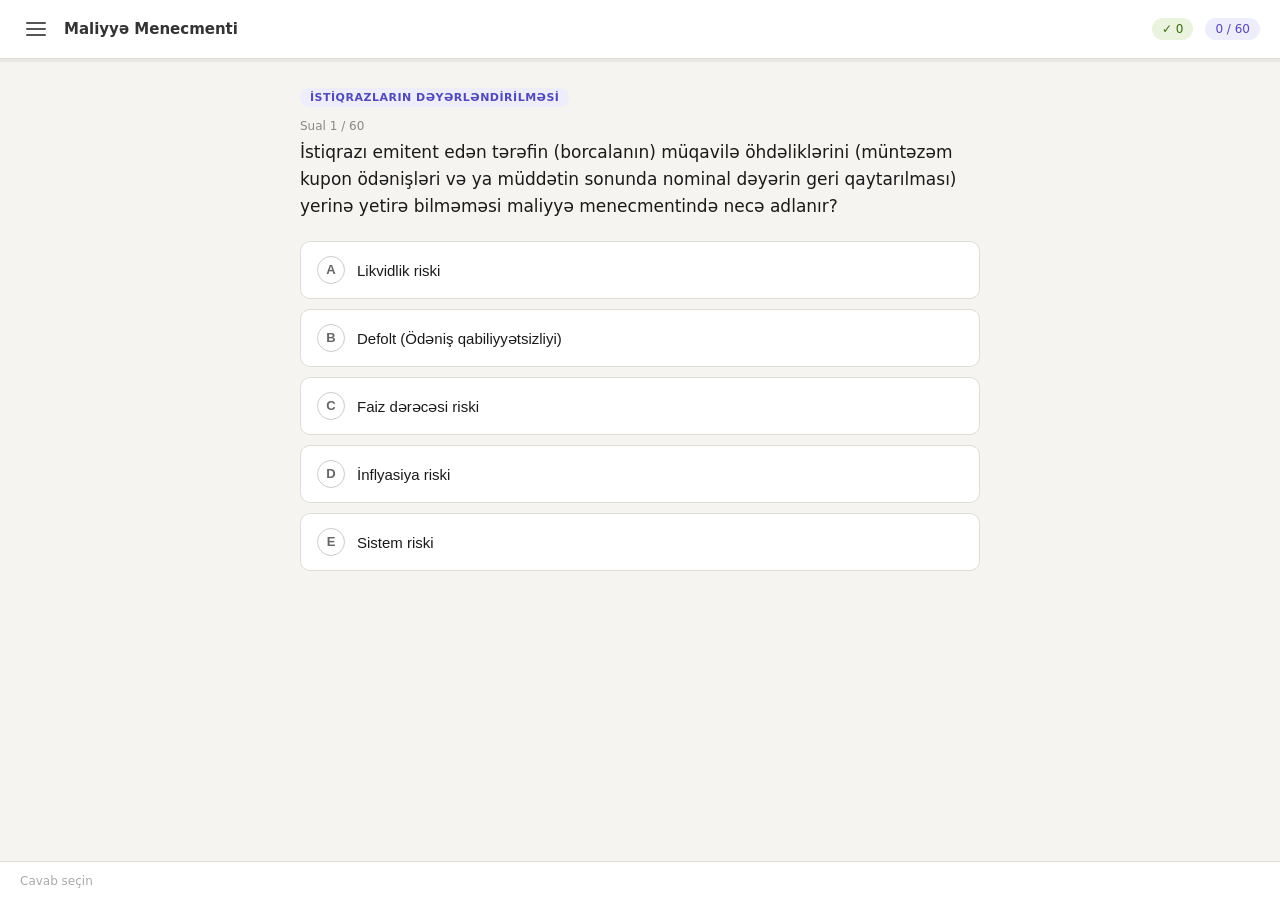
<file: maliyye_menecmenti_quiz.html>
<!DOCTYPE html>
<html lang="az">
<head>
<meta charset="UTF-8">
<meta name="viewport" content="width=device-width, initial-scale=1.0">
<title>Maliyyə Menecmenti Quiz</title>
<style>
  * { box-sizing: border-box; margin: 0; padding: 0; }
  body { font-family: system-ui, -apple-system, sans-serif; background: #f5f4f0; color: #1a1a1a; min-height: 100vh; }

  /* Sidebar */
  .sidebar {
    position: fixed; top: 0; left: -280px; width: 280px; height: 100vh;
    background: #fff; border-right: 1px solid #e0ddd6; z-index: 100;
    transition: left 0.3s ease; overflow-y: auto; display: flex; flex-direction: column;
  }
  .sidebar.open { left: 0; }
  .sidebar-header {
    padding: 16px; border-bottom: 1px solid #e0ddd6; position: sticky; top: 0;
    background: #fff; display: flex; justify-content: space-between; align-items: center;
  }
  .sidebar-header h2 { font-size: 14px; font-weight: 600; color: #444; }
  .sidebar-close { background: none; border: none; cursor: pointer; font-size: 20px; color: #888; padding: 4px 8px; }
  .sidebar-close:hover { color: #333; }
  .sidebar-list { padding: 8px 0; }
  .sidebar-item {
    display: flex; align-items: center; gap: 10px; padding: 8px 16px;
    cursor: pointer; font-size: 13px; color: #444; transition: background 0.15s; border: none;
    background: none; width: 100%; text-align: left;
  }
  .sidebar-item:hover { background: #f5f4f0; }
  .sidebar-item.active { background: #eeedfb; color: #534ab7; font-weight: 500; }
  .sidebar-item.answered-correct { color: #1d6a3f; }
  .sidebar-item.answered-wrong { color: #a32d2d; }
  .q-num {
    width: 24px; height: 24px; border-radius: 50%; font-size: 11px; font-weight: 600;
    display: flex; align-items: center; justify-content: center; flex-shrink: 0;
    background: #e8e7e3; color: #666;
  }
  .sidebar-item.answered-correct .q-num { background: #c0dd97; color: #27500a; }
  .sidebar-item.answered-wrong .q-num { background: #f7c1c1; color: #791f1f; }
  .sidebar-item.active .q-num { background: #afa9ec; color: #26215c; }

  /* Overlay */
  .overlay { position: fixed; inset: 0; background: rgba(0,0,0,0.3); z-index: 99; display: none; }
  .overlay.show { display: block; }

  /* Main */
  .main { min-height: 100vh; padding: 0; display: flex; flex-direction: column; }

  /* Topbar */
  .topbar {
    position: sticky; top: 0; background: #fff; border-bottom: 1px solid #e0ddd6;
    padding: 12px 20px; display: flex; align-items: center; gap: 12px; z-index: 50;
  }
  .burger { background: none; border: none; cursor: pointer; padding: 6px; border-radius: 6px; }
  .burger:hover { background: #f0efe9; }
  .burger span { display: block; width: 20px; height: 2px; background: #555; margin: 4px 0; border-radius: 2px; }
  .topbar-title { font-size: 15px; font-weight: 600; color: #333; flex: 1; }
  .progress-pill {
    font-size: 12px; background: #eeedfb; color: #534ab7; padding: 4px 10px;
    border-radius: 20px; font-weight: 500; white-space: nowrap;
  }
  .score-pill {
    font-size: 12px; background: #eaf3de; color: #3b6d11; padding: 4px 10px;
    border-radius: 20px; font-weight: 500; white-space: nowrap;
  }

  /* Progress bar */
  .progress-bar { height: 3px; background: #e8e7e3; }
  .progress-fill { height: 3px; background: #534ab7; transition: width 0.4s ease; }

  /* Question card */
  .question-area { flex: 1; padding: 24px 20px 100px; max-width: 720px; margin: 0 auto; width: 100%; }

  .topic-badge {
    display: inline-block; font-size: 11px; font-weight: 600; letter-spacing: 0.5px;
    padding: 3px 10px; border-radius: 20px; margin-bottom: 12px;
    background: #eeedfb; color: #534ab7; text-transform: uppercase;
  }
  .question-num { font-size: 12px; color: #888; margin-bottom: 6px; }
  .question-text {
    font-size: 17px; line-height: 1.6; color: #1a1a1a; margin-bottom: 20px; font-weight: 500;
  }

  /* Options */
  .options { display: flex; flex-direction: column; gap: 10px; }
  .option-btn {
    display: flex; align-items: flex-start; gap: 12px; padding: 14px 16px;
    background: #fff; border: 1.5px solid #e0ddd6; border-radius: 10px;
    cursor: pointer; font-size: 15px; text-align: left; transition: all 0.15s; color: #1a1a1a;
    width: 100%;
  }
  .option-btn:hover:not(:disabled) { border-color: #afa9ec; background: #f7f6fe; }
  .option-btn:disabled { cursor: default; }
  .option-letter {
    width: 28px; height: 28px; border-radius: 50%; border: 1.5px solid #ccc;
    display: flex; align-items: center; justify-content: center;
    font-size: 13px; font-weight: 600; flex-shrink: 0; color: #666; transition: all 0.15s;
  }
  .option-text { padding-top: 4px; line-height: 1.5; }

  .option-btn.selected-correct { border-color: #1d9e75; background: #e1f5ee; }
  .option-btn.selected-correct .option-letter { background: #1d9e75; border-color: #1d9e75; color: #fff; }
  .option-btn.selected-wrong { border-color: #e24b4a; background: #fcebeb; }
  .option-btn.selected-wrong .option-letter { background: #e24b4a; border-color: #e24b4a; color: #fff; }
  .option-btn.correct-answer { border-color: #1d9e75; background: #e1f5ee; }
  .option-btn.correct-answer .option-letter { background: #1d9e75; border-color: #1d9e75; color: #fff; }
  .option-btn.dimmed { opacity: 0.45; }

  /* Explanation */
  .explanation {
    margin-top: 16px; padding: 16px; background: #fff; border: 1px solid #e0ddd6;
    border-radius: 10px; border-left: 4px solid #534ab7; display: none;
  }
  .explanation.show { display: block; }
  .explanation-title { font-size: 12px; font-weight: 700; color: #534ab7; text-transform: uppercase; letter-spacing: 0.5px; margin-bottom: 6px; }
  .explanation-text { font-size: 14px; line-height: 1.7; color: #333; }
  .explanation-text strong { font-weight: 600; }

  .result-banner {
    display: none; align-items: center; gap: 8px; padding: 12px 14px;
    border-radius: 10px; margin-top: 12px; font-size: 14px; font-weight: 500;
  }
  .result-banner.show { display: flex; }
  .result-banner.correct { background: #e1f5ee; color: #0f6e56; }
  .result-banner.wrong { background: #fcebeb; color: #a32d2d; }
  .result-icon { font-size: 20px; }

  /* Bottom nav */
  .bottom-nav {
    position: fixed; bottom: 0; left: 0; right: 0; background: #fff;
    border-top: 1px solid #e0ddd6; padding: 12px 20px; display: flex;
    justify-content: space-between; align-items: center; gap: 10px; z-index: 50;
  }
  .nav-hint { font-size: 12px; color: #aaa; }
  .btn-next {
    padding: 10px 24px; background: #534ab7; color: #fff; border: none;
    border-radius: 8px; font-size: 14px; font-weight: 600; cursor: pointer;
    transition: background 0.15s; display: none;
  }
  .btn-next:hover { background: #3c3489; }
  .btn-next.show { display: block; }
  .btn-prev {
    padding: 10px 18px; background: #fff; color: #555; border: 1.5px solid #ddd;
    border-radius: 8px; font-size: 14px; cursor: pointer; transition: all 0.15s;
  }
  .btn-prev:hover { border-color: #aaa; }

  /* Results screen */
  .results-screen { display: none; padding: 40px 20px; max-width: 600px; margin: 0 auto; text-align: center; }
  .results-screen.show { display: block; }
  .results-circle {
    width: 120px; height: 120px; border-radius: 50%; margin: 0 auto 24px;
    background: #eeedfb; border: 6px solid #534ab7; display: flex; flex-direction: column;
    align-items: center; justify-content: center;
  }
  .results-score { font-size: 36px; font-weight: 700; color: #534ab7; }
  .results-label { font-size: 12px; color: #888; }
  .results-title { font-size: 22px; font-weight: 700; margin-bottom: 8px; }
  .results-sub { font-size: 15px; color: #666; margin-bottom: 28px; }
  .btn-restart {
    padding: 12px 32px; background: #534ab7; color: #fff; border: none;
    border-radius: 8px; font-size: 15px; font-weight: 600; cursor: pointer; margin-right: 10px;
  }
  .btn-restart:hover { background: #3c3489; }
  .btn-review {
    padding: 12px 24px; background: #fff; color: #534ab7; border: 2px solid #534ab7;
    border-radius: 8px; font-size: 15px; font-weight: 600; cursor: pointer;
  }
  .btn-review:hover { background: #f0effe; }
  .stats-grid { display: grid; grid-template-columns: 1fr 1fr 1fr; gap: 10px; margin: 24px 0; }
  .stat-card { background: #f8f7f3; border-radius: 10px; padding: 16px 8px; }
  .stat-val { font-size: 22px; font-weight: 700; }
  .stat-lbl { font-size: 12px; color: #888; margin-top: 2px; }
  .stat-card.c1 .stat-val { color: #1d9e75; }
  .stat-card.c2 .stat-val { color: #e24b4a; }
  .stat-card.c3 .stat-val { color: #534ab7; }
</style>
</head>
<body>

<div class="overlay" id="overlay" onclick="closeSidebar()"></div>

<nav class="sidebar" id="sidebar">
  <div class="sidebar-header">
    <h2>Suallar</h2>
    <button class="sidebar-close" onclick="closeSidebar()">&#10005;</button>
  </div>
  <div class="sidebar-list" id="sidebarList"></div>
</nav>

<div class="main">
  <div class="topbar">
    <button class="burger" onclick="toggleSidebar()" aria-label="Menyu">
      <span></span><span></span><span></span>
    </button>
    <div class="topbar-title">Maliyyə Menecmenti</div>
    <span class="score-pill" id="scorePill">✓ 0</span>
    <span class="progress-pill" id="progressPill">0 / 60</span>
  </div>
  <div class="progress-bar"><div class="progress-fill" id="progressFill" style="width:0%"></div></div>

  <div class="question-area" id="questionArea">
    <div class="topic-badge" id="topicBadge"></div>
    <div class="question-num" id="questionNum"></div>
    <div class="question-text" id="questionText"></div>
    <div class="options" id="optionsContainer"></div>
    <div class="result-banner" id="resultBanner">
      <span class="result-icon" id="resultIcon"></span>
      <span id="resultMsg"></span>
    </div>
    <div class="explanation" id="explanation">
      <div class="explanation-title">Həll / İzah</div>
      <div class="explanation-text" id="explanationText"></div>
    </div>
  </div>

  <div class="results-screen" id="resultsScreen">
    <div class="results-circle">
      <div class="results-score" id="rScore"></div>
      <div class="results-label">/ 60</div>
    </div>
    <div class="results-title" id="rTitle"></div>
    <div class="results-sub" id="rSub"></div>
    <div class="stats-grid">
      <div class="stat-card c1"><div class="stat-val" id="rCorrect"></div><div class="stat-lbl">Düzgün</div></div>
      <div class="stat-card c2"><div class="stat-val" id="rWrong"></div><div class="stat-lbl">Səhv</div></div>
      <div class="stat-card c3"><div class="stat-val" id="rPct"></div><div class="stat-lbl">Faiz</div></div>
    </div>
    <button class="btn-restart" onclick="restartQuiz()">Yenidən Başla</button>
    <button class="btn-review" onclick="reviewQuiz()">Bax / Nəzərdən Keçir</button>
  </div>
</div>

<div class="bottom-nav">
  <button class="btn-prev" onclick="prevQuestion()" id="btnPrev">&#8592; Əvvəlki</button>
  <span class="nav-hint" id="navHint">Cavab seçin</span>
  <button class="btn-next show" id="btnNext" onclick="nextQuestion()" style="display:none">Növbəti &#8594;</button>
</div>

<script>
const questions = [
  {
    topic: "İstiqrazların Dəyərləndirilməsi",
    q: "İstiqrazı emitent edən tərəfin (borcalanın) müqavilə öhdəliklərini (müntəzəm kupon ödənişləri və ya müddətin sonunda nominal dəyərin geri qaytarılması) yerinə yetirə bilməməsi maliyyə menecmentində necə adlanır?",
    opts: ["Likvidlik riski","Defolt (Ödəniş qabiliyyətsizliyi)","Faiz dərəcəsi riski","İnflyasiya riski","Sistem riski"],
    ans: 1,
    exp: "Emitentin kupon ödənişlərini və ya müddətin sonunda nominal dəyəri geri qaytara bilməməsi <strong>defolt riski</strong>dir. Bu, borcalanın öhdəliyini yerinə yetirə bilməmə vəziyyətidir."
  },
  {
    topic: "İstiqrazların Dəyərləndirilməsi",
    q: "Nominal dəyəri 1000 AZN, illik kupon dərəcəsi 8% olan və bazarda analoji riskə malik qiymətli kağızlar üzrə tələb olunan gəlirliliyi 10% təşkil edən 5 il müddətli bir istiqrazın cari bazar dəyəri təxminən nə qədər olar?",
    opts: ["1000.00 AZN","924.18 AZN","1080.00 AZN","850.60 AZN","1196.36 AZN"],
    ans: 1,
    exp: "Kupon = 1000 × 8% = <strong>80 AZN</strong>, diskont dərəcəsi = 10%, müddət = 5 il.<br>PV = 80/1.10¹ + 80/1.10² + 80/1.10³ + 80/1.10⁴ + 1080/1.10⁵<br>= 72.73 + 66.12 + 60.11 + 54.64 + 670.82 = <strong>924.18 AZN</strong><br>Tələb olunan gəlirlilik (10%) > kupon dərəcəsi (8%) olduğundan istiqraz diskontla satılır."
  },
  {
    topic: "İstiqrazların Dəyərləndirilməsi",
    q: "İllik kupon ödənişinin istiqrazın cari bazar qiymətinə olan nisbəti necə adlanır?",
    opts: ["Kupon faiz dərəcəsi","Müddətin sonunadək gəlirlilik (YTM)","Cari gəlirlilik","Real gəlirlilik dərəcəsi","Kapital artımı gəlirliliyi"],
    ans: 2,
    exp: "<strong>Cari gəlirlilik</strong> = İllik kupon / Cari bazar qiyməti.<br>Məsələn: 80 AZN kupon / 924.18 AZN qiymət = 8.66%.<br>YTM isə bütün pul axınlarını nəzərə alır, sadəcə kupon deyil."
  },
  {
    topic: "İstiqrazların Dəyərləndirilməsi",
    q: "İstiqrazın cari bazar qiyməti 924.18 AZN, illik kupon ödənişi 80 AZN və nominal dəyəri 1000 AZN-dir. Bu istiqrazın cari gəlirliliyi (current yield) nə qədərdir?",
    opts: ["8.00%","8.66%","10.00%","9.24%","11.12%"],
    ans: 1,
    exp: "Cari gəlirlilik = Kupon / Qiymət = 80 / 924.18 = <strong>0.0866 = 8.66%</strong><br>Diqqət: Bu YTM (10%) deyil — YTM nominal dəyərə qayıdışı da əhatə edir."
  },
  {
    topic: "İstiqrazların Dəyərləndirilməsi",
    q: "İstiqrazın bazar qiymətini onun gələcək bütün pul axınlarının cari (bugünkü) dəyərinə bərabər edən diskont dərəcəsi necə adlanır?",
    opts: ["Kupon dərəcəsi","Cari gəlirlilik","Nominal faiz dərəcəsi","Müddətin sonunadək gəlirlilik (MSG / YTM)","Effektiv vergi dərəcəsi"],
    ans: 3,
    exp: "<strong>YTM (Yield to Maturity / Müddətin sonunadək gəlirlilik)</strong> — istiqrazın bütün gələcək pul axınlarını (kuponlar + nominal) cari qiymətə bərabər edən daxili gəlirlilik dərəcəsidir. IRR-in istiqraz variantıdır."
  },
  {
    topic: "İstiqrazların Dəyərləndirilməsi",
    q: "İstiqrazın kupon faiz dərəcəsi bazarda oxşar riskli aktivlər üzrə tələb olunan gəlirlilik dərəcəsinə tam bərabər olduqda, istiqrazın bazar qiyməti barədə hansı hökm doğrudur?",
    opts: ["İstiqraz premiumla satılır","İstiqraz diskontla satılır","İstiqraz nominal dəyərinə bərabər qiymətə satılır","İstiqrazın dəyəri sıfıra enir","İstiqrazın qiyməti volatilliyini tam itirir"],
    ans: 2,
    exp: "Kupon dərəcəsi = Tələb olunan gəlirlilik → Qiymət = <strong>Nominal dəyər (1000 AZN)</strong> — buna \"par dəyər\" deyilir.<br>Kupon &gt; tələb → Premium (qiymət &gt; nominal)<br>Kupon &lt; tələb → Diskont (qiymət &lt; nominal)"
  },
  {
    topic: "İstiqrazların Dəyərləndirilməsi",
    q: "Bazarda tələb olunan gəlirlilik dərəcəsi 12% olduğu halda, 20 illik, 10% illik kupon ödənişli və 1000 AZN nominal dəyərli istiqrazın bazar qiyməti 850.60 AZN təşkil edir. Bu növ istiqraz qiymətli kağızlar bazarında necə təsnif edilir?",
    opts: ["Premium istiqraz","Diskont istiqraz","Perpetiutet istiqraz","Sıfır kuponlu istiqraz","Risksiz istiqraz"],
    ans: 1,
    exp: "Tələb olunan gəlirlilik (12%) &gt; Kupon dərəcəsi (10%) → Qiymət &lt; Nominal → <strong>Diskont istiqraz</strong>.<br>850.60 AZN &lt; 1000 AZN — bazar qiyməti nominaldən aşağıdır."
  },
  {
    topic: "İstiqrazların Dəyərləndirilməsi",
    q: "Tələb olunan bazar gəlirliliyi 8%-ə düşdüğü halda, 20 illik, 10% illik kuponlu, 1000 AZN nominal dəyəri olan istiqrazın qiyməti 1,196.36 AZN-ə yüksəlir. Bu istiqraz maliyyə bazarlarında necə adlanır?",
    opts: ["Diskont istiqraz","Müddətli istiqraz","Premium istiqraz","Konvertasiya olunan istiqraz","Junk (Zibil) istiqraz"],
    ans: 2,
    exp: "Tələb olunan gəlirlilik (8%) &lt; Kupon dərəcəsi (10%) → Qiymət &gt; Nominal → <strong>Premium istiqraz</strong>.<br>1,196.36 AZN &gt; 1000 AZN — bazar qiyməti nominaldən yuxarıdır."
  },
  {
    topic: "İstiqrazların Dəyərləndirilməsi",
    q: "İstiqrazın qiyməti ilə onun müddətin sonunadək gəlirliliyi (MSG) arasında hansı funksional əlaqə mövcuddur?",
    opts: ["Düz mütənasib əlaqə","Heç bir əlaqə yoxdur","Tərs mütənasib əlaqə","Eksponensial artan düz əlaqə","Sabit xətti əlaqə"],
    ans: 2,
    exp: "İstiqraz qiyməti ilə YTM arasında <strong>tərs mütənasib (əks) əlaqə</strong> var:<br>• YTM artırsa → qiymət düşür<br>• YTM düşürsə → qiymət artır<br>Bu, diskontlaşdırma mexanizminin nəticəsidir."
  },
  {
    topic: "İstiqrazların Dəyərləndirilməsi",
    q: "Müddətindən başqa bütün digər parametrləri tam eyni olan iki istiqrazı müqayisə etdikdə, bazarda faiz dərəcələrinin dəyişməsinə (faiz riskinə) qarşı hansı istiqraz daha yüksək həssaslıq nümayiş etdirir?",
    opts: ["Qısamüddətli istiqraz","Uzunmüddətli istiqraz","Hər ikisi eyni dərəcədə həssasdır","Kupon ödənişi olmayan qısamüddətli istiqraz","Müddəti 1 ildən az olan istiqraz"],
    ans: 1,
    exp: "<strong>Uzunmüddətli istiqraz</strong> faiz dərəcəsi riskine daha çox həssasdır.<br>Müddət uzun olduqca Duration (orta ödəniş müddəti) artır → faiz dəyişikliklərinə həssaslıq artır.<br>Məntiq: Pul axınları uzaq gələcəkdədirsə, diskont dərəcəsindəki kiçik dəyişiklik qiymətə böyük təsir edir."
  },
  {
    topic: "İstiqrazların Dəyərləndirilməsi",
    q: "Kupon dərəcəsindən başqa bütün texniki parametrləri eyni olan iki istiqrazdan hansı bazarda faiz dərəcələrinin dalğalanmasına qarşı daha çox həssasdır?",
    opts: ["Daha yüksək kupon dərəcəsi olan istiqraz","Daha aşağı kupon dərəcəsi olan istiqraz","Kupon dərəcəsi bazar gəlirliliyinə bərabər olan istiqraz","Premiumla satılan yüksək kuponlu istiqraz","Kupon dərəcəsi dinamik dəyişən istiqraz"],
    ans: 1,
    exp: "<strong>Aşağı kuponlu istiqraz</strong> daha həssasdır.<br>Aşağı kupon → pul axınlarının çox hissəsi son ödənişdədir → Duration artır → faiz riski artır.<br>Sıfır kuponlu istiqraz Duration baxımından ən həssas olanıdır."
  },
  {
    topic: "İstiqrazların Dəyərləndirilməsi",
    q: "Moody's və S&P reytinq agentliklərinin təsnifatına görə, investorlar üçün ən yüksək kredit keyfiyyətini ifadə edən reytinq dərəcəsi hansıdır?",
    opts: ["Baa / BBB","Aaa / AAA","B / B","Caa / CCC","Ca / CC"],
    ans: 1,
    exp: "Ən yüksək kredit reytinqi: Moody's-də <strong>Aaa</strong>, S&P-də <strong>AAA</strong>.<br>Bu reytinq əsas borc və faizlərin ödənilməsinin ən yüksək etibarlılığını ifadə edir. Dövlət istiqrazları bu kateqoriyaya daxil ola bilər."
  },
  {
    topic: "İstiqrazların Dəyərləndirilməsi",
    q: "Normal şəraitdə ödəmə qabiliyyəti adekvat olan, lakin iqtisadi konyunkturun mənfi dəyişməsi nəticəsində ödəmə qabiliyyəti digər yüksək reytinqli istiqrazlara nisbətən daha tez zəifləyə bilən, investisiya dərəcəli reytinqlərin ən aşağı pilləsini təşkil edən qrup hansıdır?",
    opts: ["Aaa / AAA","Aa / AA","Baa / BBB","Ba / BB","C / D"],
    ans: 2,
    exp: "<strong>Baa (Moody's) / BBB (S&P)</strong> — investisiya dərəcəsinin ən aşağı pilləsi.<br>Bu istiqrazlar \"BBB-\" və ya \"Baa3\"-dən aşağı düşərsə artıq \"Junk\" (spekulyativ) kateqoriyaya keçir — bu hadisəyə \"fallen angel\" deyilir."
  },
  {
    topic: "İstiqrazların Dəyərləndirilməsi",
    q: "Maliyyə bazarlarında investisiya reytinqinə malik olmayan, defolt ehtimalı yüksək, yüksək spekulyativ xarakter daşıyan 'Junk Bonds' adlandırılan istiqraz qruplarının reytinq diapazonu hansı variantda düzgün göstərilmişdir?",
    opts: ["AAA-dan BBB-yə qədər","Aaa-dan Baa-ya qədər","BB və Ba-dan başlayaraq daha aşağı dərəcələr","Yalnız D reytinqi","AA və A dərəcəli istiqrazlar"],
    ans: 2,
    exp: "<strong>Junk Bonds (Zibil istiqrazlar)</strong>: S&P-də BB və aşağısı, Moody's-də Ba və aşağısı.<br>Bu istiqrazlar yüksək risk taşıdığından daha yüksək kupon (risk premiyası) ödəyirlər.<br>AAA → BBB = investisiya dərəcəsi; BB → D = spekulyativ dərəcə."
  },
  {
    topic: "İstiqrazların Dəyərləndirilməsi",
    q: "Faiz dərəcələrinin zaman strukturunu (term structure) və ya gəlirlilik əyrisini (yield curve) formalaşdıran, müddətdən asılı olaraq tələb olunan faiz riskini kompensasiya edən mükafat necə adlanır?",
    opts: ["Defolt risk premiyası","Likvidlik premiyası","Faiz riski premiyası","İnflyasiya premiyası","Vergi premiyası"],
    ans: 2,
    exp: "<strong>Faiz riski premiyası (Maturity Risk Premium)</strong> — uzunmüddətli istiqrazların qısamüddətlilərə nisbətən daha yüksək gəlirlilik tələb etməsinin səbəbi.<br>Normal gəlirlilik əyrisi yuxarı meyillidir çünki uzun müddət = daha çox faiz riski."
  },
  {
    topic: "İstiqrazların Dəyərləndirilməsi",
    q: "01 aprel 20X5-ci il tarixində emissiya edilmiş 30 milyon AZN nominal dəyərli, 8%-lik konvertasiya edilə bilən istiqrazların maliyyə öhdəliyi hissəsi 28,476,000 AZN olaraq hesablanmışdır. Şirkətin balansında ilkin tanınma tarixində qeyd edilməli olan 'Kapital elementi' nə qədərdir?",
    opts: ["30,000,000 AZN","1,524,000 AZN","2,400,000 AZN","28,476,000 AZN","0 AZN"],
    ans: 1,
    exp: "Mürəkkəb maliyyə aləti (konvertasiya olunan istiqraz) iki komponentə bölünür:<br>• <strong>Maliyyə öhdəliyi komponenti</strong>: 28,476,000 AZN<br>• <strong>Kapital elementi</strong>: 30,000,000 − 28,476,000 = <strong>1,524,000 AZN</strong><br>Kapital elementi konversiya opsionunun dəyərini ifadə edir."
  },
  {
    topic: "İstiqrazların Dəyərləndirilməsi",
    q: "Maliyyə öhdəliyinin başlanğıc balansı 28,476,000 AZN, effektiv faiz dərəcəsi 10% və ilin sonunda ödənilən kupon məbləği 2,400,000 AZN olarsa, amortizasiya edilmiş dəyər metoduna əsasən ilin sonuna maliyyə öhdəliyinin balansı neçə olar?",
    opts: ["28,476,000 AZN","30,000,000 AZN","28,923,600 AZN","31,323,600 AZN","26,076,000 AZN"],
    ans: 2,
    exp: "Amortizasiya edilmiş dəyər metodu:<br>1. Faiz xərci = 28,476,000 × 10% = <strong>2,847,600 AZN</strong><br>2. Ödənilən kupon = <strong>2,400,000 AZN</strong><br>3. Balansa əlavə = 2,847,600 − 2,400,000 = <strong>447,600 AZN</strong><br>4. Yeni balans = 28,476,000 + 447,600 = <strong>28,923,600 AZN</strong>"
  },
  {
    topic: "İstiqrazların Dəyərləndirilməsi",
    q: "A müəssisəsi nominal dəyəri 1000 manat, nominal faiz dərəcəsi 7% olan 3000 ədəd çevriləbilən istiqraz buraxmışdır. Oxşar adi istiqrazlar üçün effektiv faiz dərəcəsi 9%-dir. 1-ci ilin sonunda mənfəət və zərər hesabatında tanınmalı olan faiz xərci hansı dərəcə ilə hesablanmalıdır?",
    opts: ["7% nominal dərəcə ilə nominal dəyərə","9% effektiv dərəcə ilə öhdəliyin cari (diskontlaşdırılmış) dəyərinə","2% fərq dərəcəsi ilə kapital elementinə","16% dərəcəsi ilə cəmi məbləğə","Sabit 210,000 manat olaraq"],
    ans: 1,
    exp: "IFRS 9-a görə faiz xərci mənfəət/zərər hesabatında <strong>effektiv faiz dərəcəsi ilə (9%)</strong> öhdəliyin amortizasiya edilmiş dəyərinə hesablanır.<br>7% nominal dərəcə yalnız kupon ödənişini hesablamaq üçün istifadə olunur, P&L-ə köçürülmür."
  },
  {
    topic: "İstiqrazların Dəyərləndirilməsi",
    q: "İstiqraz portfelinin idarə edilməsində nağd pul axınlarının vaxtından əvvəl və ya aşağı faizlərlə yenidən investisiya edilməsi təhlükəsi hansı risk növünə aiddir?",
    opts: ["Defolt riski","Yenidən investisiya riski (Reinvestment risk)","Siyasi risk","Likvidlik riski","Mübadilə məzənnəsi riski"],
    ans: 1,
    exp: "<strong>Yenidən investisiya riski (Reinvestment risk)</strong> — faiz dərəcələri düşdükdə alınan kuponların daha aşağı gəlirlilikdə reinvestisiya edilməsi məcburiyyəti.<br>Bu, YTM-in gerçəkləşməsinə mane olan əsas risklərden biridir."
  },
  {
    topic: "İstiqrazların Dəyərləndirilməsi",
    q: "Bir istiqrazın nominal dəyəri 1000 AZN, vaxtı 1 il, kuponu yoxdur (sıfır kuponlu istiqraz). Bazar diskont dərəcəsi 10%-dirsə, bu istiqrazın nəzəri qiyməti nə qədərdir?",
    opts: ["1000.00 AZN","900.00 AZN","909.09 AZN","950.00 AZN","1100.00 AZN"],
    ans: 2,
    exp: "Sıfır kuponlu istiqraz yalnız sonunda 1 ödəniş edir:<br>PV = FV / (1 + r)ⁿ = 1000 / (1 + 0.10)¹ = 1000 / 1.10 = <strong>909.09 AZN</strong><br>Diqqət: 900 AZN sadə diskont (yanlış), 909.09 AZN mürəkkəb diskont (düzgün)."
  },
  {
    topic: "Səhmlərin Dəyərləndirilməsi",
    q: "Fundamental dəyər nəzəriyyəsinə görə, istənilən maliyyə aktivinin (o cümlədən adi səhmin) bugünkü daxili dəyəri nəyə bərabər olmalıdır?",
    opts: ["Aktivin gələcəkdə yaradacağı bütün pul axınlarının nominal cəminə","Aktivin keçmiş dövrlərdə qazandırdığı mənfəətlərin cəminə","Aktivin yaradacağı bütün gələcək pul axınlarının cari (diskontlaşdırılmış) dəyərinə","Şirkətin balansındakı xalis aktivlərin mühasibat dəyərinə","Aktivin likvidasiya qiymətinə"],
    ans: 2,
    exp: "Fundamental dəyər nəzəriyyəsi: Daxili dəyər = <strong>Gələcək bütün pul axınlarının diskontlaşdırılmış (cari) dəyəri</strong>.<br>Bu DCF (Discounted Cash Flow) modelinin əsasıdır. Pul axınları gələcəkdə olduğundan risk-uyğun diskont dərəcəsi ilə bugünə gətirilir."
  },
  {
    topic: "Səhmlərin Dəyərləndirilməsi",
    q: "A şirkəti adi səhmlər üzrə hər il sabit olaraq 1 manat divident ödəyir. Tələb edilən gəlirlilik 10%-dirsə, Gordon modelinə görə səhmin bugünkü daxili qiyməti nə qədərdir?",
    opts: ["1.00 manat","10.00 manat","20.00 manat","5.00 manat","100.00 manat"],
    ans: 1,
    exp: "Sıfır artım modeli (daimi perpetiutet): <strong>P₀ = D / R</strong><br>P₀ = 1 / 0.10 = <strong>10.00 manat</strong><br>Bu perpetiutetin PV düsturudur: sabit ödəniş / diskont dərəcəsi."
  },
  {
    topic: "Səhmlərin Dəyərləndirilməsi",
    q: "Sıfır artımlı (zero-growth) adi səhmlərdə gələcək dövrlərdə hansı növ gəlirin əldə edilməsi imkanı fundamental olaraq mövcud deyil?",
    opts: ["Divident gəliri","Kapital artımı gəliri (Capital gains yield)","Cari gəlirlilik","Nominal gəlir","Dövrü pul axını"],
    ans: 1,
    exp: "Sıfır artımlı səhmdə qiymət heç vaxt dəyişmir → <strong>Kapital artımı gəliri (Capital gains yield) = 0</strong>.<br>Ümumi gəlirlilik R = D/P₀ + g = D/P₀ + 0 = yalnız divident gəlirindən ibarətdir."
  },
  {
    topic: "Səhmlərin Dəyərləndirilməsi",
    q: "Gözlənilən pul axınlarında və bazar riskində heç bir dəyişiklik baş verməzsə, sıfır artımı olan bir səhmin bazar qiyməti zaman keçdikcə necə dəyişər?",
    opts: ["Hər il eksponensial olaraq artar","Zaman keçdikcə sıfıra doğru enər","Heç vaxt dəyişməz, sabit qalar","Şirkətin bölüşdürülməmiş mənfəəti qədər artar","İnflyasiya tempinə uyğun olaraq rüblük əsasda artar"],
    ans: 2,
    exp: "P₀ = D/R — əgər D (divident) və R (tələb olunan gəlirlilik) dəyişmədənsə → qiymət <strong>daim sabit</strong> qalır.<br>Sıfır artım modelinin əsas xüsusiyyəti budur: perpetiutet kimi qiymət heç dəyişmir."
  },
  {
    topic: "Səhmlərin Dəyərləndirilməsi",
    q: "Sabit artım (Gordon Growth) modelinə əsasən, D1 = 1.00 manat, R = 10% və g = 5% olarsa, səhmin tarazlı daxili qiyməti neçə olar?",
    opts: ["10.00 manat","20.00 manat","14.29 manat","25.00 manat","40.00 manat"],
    ans: 1,
    exp: "Gordon (DDM) modeli: <strong>P₀ = D₁ / (R − g)</strong><br>P₀ = 1.00 / (0.10 − 0.05) = 1.00 / 0.05 = <strong>20.00 manat</strong><br>Diqqət: Məxrəcdə R − g istifadə olunur, yalnız R yox."
  },
  {
    topic: "Səhmlərin Dəyərləndirilməsi",
    q: "Eyni şərtlərdə (D1 = 1.00 manat, R = 10%), g = 5%-dən g = 3%-ə düşərsə, səhmin daxili qiyməti necə dəyişər?",
    opts: ["Qiymət 20 manatdan 14.29 manata düşər","Qiymət 10 manatdan 20 manata qaxar","Qiymət dəyişməz qalar","Qiymət 33.33 manata yüksələr","Qiymət mənfi zonaya keçər"],
    ans: 0,
    exp: "g = 3% olduqda: P₀ = 1.00 / (0.10 − 0.03) = 1.00 / 0.07 = <strong>14.29 manat</strong><br>Əvvəlki qiymət 20 manat idi (g=5% ilə).<br>Nəticə: Artım tempi (g) azaldıqca qiymət düşür — g ilə P₀ düz mütənasibdir."
  },
  {
    topic: "Səhmlərin Dəyərləndirilməsi",
    q: "Səhm menecmentində tələb olunan ümumi gəlirlilik dərəcəsi (R) hansı iki komponentin cəmindən ibarətdir?",
    opts: ["Xalis mənfəət marjası + Aktivlərin dövriyyə sürəti","Divident gəlirliliyi (D1/P0) + Kapital gəlirliliyi (artım tempi, g)","Risksiz faiz dərəcəsi + İnflyasiya dərəcəsi","Cari gəlirlilik + Müddətin sonunadək gəlirlilik","Əməliyyat rıçaqı + Maliyyə rıçaqı"],
    ans: 1,
    exp: "Gordon modelindən çıxarış: <strong>R = D₁/P₀ + g</strong><br>• D₁/P₀ = Divident gəlirliliyi (dividend yield)<br>• g = Kapital artımı gəlirliliyi (capital gains yield)<br>Bu, hər hansı aktiv üçün ümumi gəlirliliyin iki komponentini göstərir."
  },
  {
    topic: "Səhmlərin Dəyərləndirilməsi",
    q: "Səhmin hal-hazırkı bazar qiyməti P0 = 65.625 manatdır. Növbəti dövr üçün gözlənilən divident D1 = 5.25 manat, daimi artım tempi g = 5%-dir. İnvestorların bu səhmdən tələb etdiyi gəlirlilik dərəcəsi (R) nə qədərdir?",
    opts: ["8%","5%","13%","10%","15%"],
    ans: 2,
    exp: "R = D₁/P₀ + g = 5.25/65.625 + 0.05<br>= 0.08 + 0.05 = <strong>0.13 = 13%</strong><br>Gordon modelini R üçün həll etdik: R = divident gəlirliliyi (8%) + artım (5%)."
  },
  {
    topic: "Səhmlərin Dəyərləndirilməsi",
    q: "Sabit artım modelinin (Gordon modeli) tətbiq edilə bilməsi üçün zəruri olan fundamental şərt hansıdır?",
    opts: ["Artım tempi (g) tələb olunan gəlirlilikdən (R) mütləq böyük olmalıdır","Tələb olunan gəlirlilik (R) artım tempindən (g) mütləq böyük olmalıdır (R > g)","Artım tempi (g) sıfıra bərabər olmalıdır","Diskont dərəcəsi inflyasiyadan aşağı olmalıdır","Şirkət mütləq imtiyazlı səhmlər emissiya etməlidir"],
    ans: 1,
    exp: "Gordon modeli: P₀ = D₁ / (R − g) — əgər <strong>R ≤ g</strong> olarsa, məxrəc sıfır və ya mənfi olur → qiymət sonsuz və ya mənfi çıxır → model işləmir.<br>Zəruri şərt: <strong>R &gt; g</strong> (tələb olunan gəlirlilik artım tempindən böyük olmalı)."
  },
  {
    topic: "Səhmlərin Dəyərləndirilməsi",
    q: "Yeni qurulan sürətli artım mərhələsindəki texnologiya şirkətlərinin səhmlərini qiymətləndirmək üçün ilkin illərdə yüksək və qeyri-sabit artım, növbəti illərdə isə tarazlı sabit artım nəzərdə tutan hansı modeldən istifadə olunur?",
    opts: ["Sıfır artım modeli","Daimi perpetiutet modeli","Qeyri-sabit artım modeli (Multi-stage growth model)","Kapital aktivlərinin qiymətləndirilməsi modeli (CAPM)","Valyuta pariteti modeli"],
    ans: 2,
    exp: "<strong>Multi-stage (Qeyri-sabit artım) modeli</strong>:<br>1. Mərhələ: Yüksək g (məs: 20-30%) — ilk 5-10 il<br>2. Mərhələ: Keçid dövrü<br>3. Mərhələ: Sabit g (məs: 5%) — Gordon modeli ilə terminal dəyər<br>Hər mərhələnin pul axınları ayrıca diskontlaşdırılır."
  },
  {
    topic: "Fişer Effekti",
    q: "Real gəlirlilik dərəcəsi ilə nominal gəlirlilik dərəcəsi arasındakı fərqi və inflyasiyanın faiz dərəcələrinə təsirini tənzimləyən fundamental iqtisadi model hansıdır?",
    opts: ["Gordon modeli","Fişer effekti (Fisher Effect)","DuPont tənliyi","Modigliani-Miller nəzəriyyəsi","Markoviç portfel modeli"],
    ans: 1,
    exp: "<strong>Fişer effekti (Fisher Effect)</strong> — iqtisadçı Irving Fisher tərəfindən işlənib: nominal faiz dərəcəsi = real faiz dərəcəsi + gözlənilən inflyasiya.<br>Formula: (1 + R) = (1 + r) × (1 + h)"
  },
  {
    topic: "Fişer Effekti",
    q: "Fişer effektinin dəqiq düsturu hansı variantda düzgün göstərilmişdir? (R - nominal dərəcə, r - real dərəcə, h - inflyasiya tempi)",
    opts: ["R = r + h","1 + R = (1 + r) × (1 + h)","r = R + h","R = r / h","1 + r = (1 + R) × (1 + h)"],
    ans: 1,
    exp: "Fişer effektinin <strong>dəqiq düsturu</strong>: <strong>(1 + R) = (1 + r) × (1 + h)</strong><br>Sadə yaxınlaşma: R ≈ r + h (kiçik dəyərlər üçün)<br>R = r + h + r×h olardı tam açılımda — çarpma həddini (r×h) bəzən atlayırlar, lakin dəqiq düstur çarpım şəklindədir."
  },
  {
    topic: "Fişer Effekti",
    q: "Maliyyə bazarında nominal faiz dərəcəsi 10% və gözlənilən inflyasiya tempi 5%-dir. Fişer effektinin dəqiq düsturuna əsasən investisiyanın real gəlirlilik dərəcəsi (r) nə qədərdir?",
    opts: ["5.00%","4.76%","15.00%","2.50%","6.12%"],
    ans: 1,
    exp: "Fişer düsturu ilə r hesablanır:<br>(1 + r) = (1 + R) / (1 + h) = 1.10 / 1.05 = 1.04762<br>r = <strong>4.76%</strong><br>Sadə hesabla: 10% − 5% = 5% — bu yanlışdır! Düzgün cavab 4.76%-dir çünki inflyasiya da artmış pul üzərindən hesablanır."
  },
  {
    topic: "Fişer Effekti",
    q: "İnvestorun pul vəsaiti nominal olaraq 10% artmış, lakin eyni dövrdə istehlak mallarının qiyməti 5% yüksəlmişdir. İnvestorun real alıcılıq qabiliyyətinin dəyişməsini göstərən real gəlirlilik hansı mülahizə ilə üst-üstə düşür?",
    opts: ["İnvestor eyni məhsuldan nominal olaraq tam 10% çox ala bilər","İnvestorun ala biləcəyi məhsul ekvivalenti 4.76% artmışdır","İnvestorun alıcılıq qabiliyyəti dəyişməz qalmışdır","İnvestor real olaraq 5% itirmişdir","Kapital artımı tamamilə sıfırlanmışdır"],
    ans: 1,
    exp: "Real alıcılıq qabiliyyəti artımı = Fişer effekti ilə 4.76%.<br>Məntiq: 100 AZN → 110 AZN (10% artım). Qiymətlər 5% artdı, yəni əvvəlki 100 AZNlik mal indi 105 AZN. Real gəlir = 110/105 − 1 = <strong>4.76%</strong> — investorlar 4.76% daha çox mal ala bilir."
  },
  {
    topic: "Səhmlərin Dəyərləndirilməsi",
    q: "Səhmdar cəmiyyətlərində adi səhm sahiblərinə dividend ödənişləri ilə bağlı hansı hüquqi və maliyyə qaydası keçərlidir?",
    opts: ["Şirkət hər il mütləq sabit həcmdə dividend ödəməyə qanunla öhdəlik daşıyır","Dividend ödənişi kontrakt öhdəliyi deyil, direktorlar şurasının qərarından və mənfəətdən asılıdır","Dividendlər ödənilmədikdə səhmdarlar şirkəti dərhal defolt elan edib məhkəməyə verə bilərlər","Dividendlər vergi tutulmayan xərclərə aiddir","İmtiyazlı səhmdarlardan əvvəl həmişə adi səhmdarlara dividend ödənilir"],
    ans: 1,
    exp: "Adi səhm dividendləri <strong>qanuni öhdəlik deyil</strong> — istiqraz kuponlarından fərqli olaraq. Direktorlar şurası mənfəəti nəzərə alaraq dividend ödəməyi qərara ala bilər və ya almaya bilər.<br>Ödənilmədikdə bu, defolt sayılmır!"
  },
  {
    topic: "Səhmlərin Dəyərləndirilməsi",
    q: "İmtiyazlı səhmlər (preferred stock) adi səhmlərdən əsasən hansı xüsusiyyətinə görə fərqlənir və korporativ maliyyədə niyə hibrid alət sayılır?",
    opts: ["Səs hüququnun daha çox olmasına görə","Sabit dividend ödənişinə malik olması və likvidasiya zamanı aktivlərə prioritet tələb hüququna görə","Müddətinin sonunda nominal dəyərinin məcburi geri qaytarılmasına görə","Şirkətin idarə edilməsində tam nəzarət hüququ verməsinə görə","Yalnız dövlət tərəfindən emissiya edilə bilməsinə görə"],
    ans: 1,
    exp: "İmtiyazlı səhm <strong>hibrid alətdir</strong>:<br>• <strong>Borc kimi</strong>: sabit dividend, likvidasiyada prioritet<br>• <strong>Kapital kimi</strong>: sahib olmaq, müddətsizlik<br>Adi səhmlər: dəyişkən dividend, ən son ödənilir; imtiyazlı: sabit, prioritet."
  },
  {
    topic: "Səhmlərin Dəyərləndirilməsi",
    q: "Şirkətin xalis mənfəətindən investisiyalara yönəldilən hissə çıxıldıqdan sonra səhmdarlara paylanıla bilən sərbəst pul axınlarına əsaslanan model necə adlanır?",
    opts: ["Gordon artım modeli","Sərbəst pul axınları modeli (Free Cash Flow Valuation Model)","Aktivlərin düz xətt amortizasiyası modeli","Tarixi xərclər modeli","Opsionların qiymətləndirilməsi modeli"],
    ans: 1,
    exp: "<strong>Sərbəst Pul Axınları (FCF) Modeli</strong> — dividendlər əvəzinə şirkətin yaratdığı faktiki pul axınlarını istifadə edir.<br>FCF = Əməliyyat CF − Kapital xərcləri<br>Dividendlər ödənilmədikdə belə şirkətin dəyərini ölçmək üçün daha uyğundur."
  },
  {
    topic: "Səhmlərin Dəyərləndirilməsi",
    q: "İnvestorların səhm investisiyasından gələcəkdə gözlədikləri divident pul axınlarının riskini kompensasiya etmək üçün tələb etdikləri minimum gəlir norması korporativ maliyyədə hansı anlayışla ifadə olunur?",
    opts: ["Kapitalın daxili gəlirlilik norması (IRR)","Səhm kapitalının dəyəri (Cost of Equity / Tələb olunan gəlirlilik)","Borc kapitalının xalis dəyəri","Likvidasiya marjası","Mühasibat mənfəəti dərəcəsi"],
    ans: 1,
    exp: "<strong>Səhm kapitalının dəyəri (Cost of Equity, Ke)</strong> — investorların müəyyən risk səviyyəsini qəbul etmək üçün tələb etdikləri minimum gəlirlilik.<br>CAPM: Ke = Rf + β(Rm − Rf)<br>Gordon: Ke = D₁/P₀ + g<br>Bu eyni zamanda diskont dərəcəsi kimi istifadə olunur."
  },
  {
    topic: "Səhmlərin Dəyərləndirilməsi",
    q: "Səhm bazarında bütün mövcud və ictimai məlumatlar səhmin cari qiymətində tam və dərhal əks olunursa, bu hansı səmərəlilik formasıdır?",
    opts: ["Zəif səmərəlilik forması","Yarı-güclü səmərəlilik forması (Semi-strong form efficiency)","Güclü səmərəlilik forması","Qeyri-səmərəli bazar forması","Spekulyativ bazar forması"],
    ans: 1,
    exp: "Bazar Səmərəliliyi (EMH) formaları:<br>• <strong>Zəif</strong>: Yalnız tarixi qiymət məlumatları əks olunub<br>• <strong>Yarı-güclü</strong>: Bütün ictimai məlumatlar əks olunub (maliyyə hesabatları, xəbərlər)<br>• <strong>Güclü</strong>: Həm ictimai, həm insayder məlumatlar əks olunub"
  },
  {
    topic: "Səhmlərin Dəyərləndirilməsi",
    q: "Şirkət indicə 5 AZN dividend ödəmişdir (D0 = 5). Növbəti il dividendin 6% artacağı və bu artımın daimi olacağı gözlənilir. Tələb olunan gəlirlilik 11%-dir. Səhmin daxili qiyməti neçə olar?",
    opts: ["100 AZN","106 AZN","53 AZN","85 AZN","120 AZN"],
    ans: 1,
    exp: "Addım 1: D₁ = D₀ × (1 + g) = 5 × 1.06 = <strong>5.30 AZN</strong><br>Addım 2: P₀ = D₁ / (R − g) = 5.30 / (0.11 − 0.06) = 5.30 / 0.05 = <strong>106 AZN</strong><br>Diqqət: D₀ deyil, D₁ istifadə edilir — növbəti ilin dividenti!"
  },
  {
    topic: "Risk və Gəlirlilik",
    q: "Maliyyə menecmentində risk anlayışının fundamental mahiyyətini təşkil edən dörd əsas amildən biri hansı variantda SƏHV göstərilmişdir?",
    opts: ["Qeyri-müəyyənlik: gələcək hadisələrin inkişaf variantlarının çoxluğu","Zərər: hadisələrin gedişatının itkiyə və ya neqativ nəticəyə səbəb olma ehtimalı","Analiz imkanı: gələcək dövrün keyfiyyət və kəmiyyət üzrə qiymətləndirilməsi","Əhəmiyyətlilik: gözlənilən hadisənin ən azı bir subyektin maraqlarına aid olması","Mütləqlik: risk subyektdən asılı olmayaraq tamamilə müstəqil mövcuddur"],
    ans: 4,
    exp: "<strong>Səhv olan: Mütləqlik</strong> — Risk heç vaxt mütləq deyil! Risk həmişə subyektdən, kontekstdən və maraqdan asılıdır. Eyni hadisə bir subyekt üçün risk, digəri üçün fürsət ola bilər.<br>Doğru 4 əlamət: qeyri-müəyyənlik, zərər ehtimalı, analiz imkanı, əhəmiyyətlilik."
  },
  {
    topic: "Risk və Gəlirlilik",
    q: "İnvestorların müəyyən bir investisiya qoyuluşunda risksiz aktivlə müqayisədə əlavə riskə dözmələri qarşılığında tələb etdikləri əlavə kompensasiya necə adlanır?",
    opts: ["Real faiz dərəcəsi","Risk premiyası (Risk premium)","İnflyasiya marjası","Dispersiya əmsalı","Likvidlik əmsalı"],
    ans: 1,
    exp: "<strong>Risk premiyası = Gözlənilən gəlirlilik − Risksiz gəlirlilik</strong><br>Məsələn: Səhm gəlirliliyi 12%, risksiz dərəcə 5% → Risk premiyası = 7%.<br>CAPM-də bu bazar risk premiyası (Rm − Rf) şəklindədir."
  },
  {
    topic: "Risk və Gəlirlilik",
    q: "Risklərin idarə edilməsində fyuçers və ya opsion müqavilələri bağlamaqla gələcəkdə yarana biləcək zərərlərin minimallaşdırılması, lakin potensial əlavə qazanclardan imtina edilməsi prinsipini əks etdirən rəftar üsulu hansıdır?",
    opts: ["Riskin qəbul edilməsi","Riskdən imtina edilməsi","Riskin transfer edilməsi ('hec' edilməsi)","Riskin mitiqasiyası (təsirlərin azaldılması)","Riskin diversifikasiyası"],
    ans: 2,
    exp: "<strong>Hedging (Hec etmə / Riskin transfer edilməsi)</strong> — fyuçers, opsion, svop kimi törəmə alətlərlə:<br>• Zərər riski azaldılır/ötürülür<br>• Lakin potensial gəlirlər də məhdudlaşır<br>Məsələn: Taxıl istehsalçısı fyuçers sataraq qiymət düşüşünə sığortalanır."
  },
  {
    topic: "Risk və Gəlirlilik",
    q: "Maliyyədə bir aktivin tarixi gəlirlərinin orta qiymətdən kənarlaşmalarının kvadratları ortası kimi hesablanan və volatilliyin (riskin) əsas ölçüsü olan göstərici hansıdır?",
    opts: ["Standart xəta (Standart kənarlaşma)","Dispersiya (Variance)","Beta əmsalı","Korrelyasiya koeffisienti","Kovarians"],
    ans: 1,
    exp: "<strong>Dispersiya (σ²)</strong> = Σ(Rᵢ − R̄)² / (n−1)<br>Kənarlaşmaları kvadrata aldığından mənfi kənarlaşmalar da müsbət dəyər alır.<br>Problem: Vahid faiz² (percent squared) olur, anlamaq çətin. Ona görə standart kənarlaşma (√dispersiya) daha çox istifadə olunur."
  },
  {
    topic: "Risk və Gəlirlilik",
    q: "Dispersiyanın kvadrat kökü kimi hesablanan və maliyyə aktivlərinin risk dərəcəsini birbaşa faiz ifadəsində göstərən volatillik ölçüsü necə adlanır?",
    opts: ["Beta əmsalı","Kovarians","Standart Xəta / Standart Kənarlaşma (Standard Deviation)","Variasiya əmsalı","Determinasiya indeksi"],
    ans: 2,
    exp: "<strong>Standart kənarlaşma (σ)</strong> = √Dispersiya<br>Faiz ifadəsindədir (məs: 20%), dispersiyadan daha anlaşıqlıdır.<br>σ = 20% → gəlirlik ortalamadan ±20% kənara çıxa bilər.<br>Risk ölçməkdə ən çox istifadə olunan statistik göstəricidir."
  },
  {
    topic: "Risk və Gəlirlilik",
    q: "Portfelə daxil edilən aktivlərin sayını artırmaqla portfelin ümumi riskinin azaldılması prosesi maliyyə menecmentində necə adlanır?",
    opts: ["Amortizasiya","Sekyuritizasiya","Diversifikasiya (Diversification)","Kapitalizasiya","Strukturlaşdırma"],
    ans: 2,
    exp: "<strong>Diversifikasiya</strong> — 'bütün yumurtaları bir səbətə qoymamaq' prinsipi.<br>Bir-biri ilə tam korrelyasiyası olmayan aktivlər portfelə əlavə edildikdə portfelin ümumi riski azalır.<br>Markowitz portfel nəzəriyyəsinin əsas konsepsiyasıdır."
  },
  {
    topic: "Risk və Gəlirlilik",
    q: "Portfel menecmentində diversifikasiya vasitəsilə tamamilə aradan qaldırıla bilən risk növü hansıdır?",
    opts: ["Sistem riski (Bazar riski)","Spesifik risk (Qeyri-sistem riski / Unsystematic risk)","İnflyasiya riski","Faiz dərəcəsi riski","Siyasi risk"],
    ans: 1,
    exp: "<strong>Spesifik (qeyri-sistem) risk</strong> diversifikasiya ilə tamamilə aradan qaldırıla bilər.<br>Nümunələr: firma idarəçilik problemi, tətil, məhsul çaqırışı, CEO dəyişikliyi — bunlar yalnız müəyyən şirkəti/sektoru təsir edir.<br>Portfeldə çox aktiv olduqda bu risklər bir-birini kompensasiya edir."
  },
  {
    topic: "Risk və Gəlirlilik",
    q: "Bütün makroiqtisadi amillərdən qaynaqlanan, iqtisadiyyatdakı bütün aktivlərə təsir edən və diversifikasiya yolu ilə azaldılması MÜMKÜN OLMAYAN risk növü hansıdır?",
    opts: ["Firma-spesifik risk","Qeyri-sistem riski","Sistem riski / Bazar riski (Systematic risk)","Sahəvi risk","Kredit riski"],
    ans: 2,
    exp: "<strong>Sistem riski (Bazar riski)</strong> diversifikasiya ilə azaldıla bilməz.<br>Nümunələr: faiz dərəcəsi dəyişikliyi, inflyasiya, iqtisadi böhran, pandemiya — bütün bazarı eyni anda ətkiler.<br>Beta əmsalı məhz bu riski ölçür."
  },
  {
    topic: "Risk və Gəlirlilik",
    q: "Maliyyə aktivinin gəlirliliyinin ümumi bazar portfelinin gəlirliliyinə olan həssaslığını, yəni aktivin sistem riskini ölçən əmsal hansıdır?",
    opts: ["Alfa əmsalı","Beta əmsalı (b)","Korrelyasiya əmsalı","Standart kənarlaşma","Sharpe indeksi"],
    ans: 1,
    exp: "<strong>Beta (β)</strong> = Cov(Rᵢ, Rm) / Var(Rm)<br>• β = 1: Bazar kimi hərəkət edir<br>• β &gt; 1: Bazardan daha volatil (aqressiv)<br>• β &lt; 1: Bazardan az volatil (defensiv)<br>• β = 0: Risksiz aktiv<br>CAPM-in əsas parametridir."
  },
  {
    topic: "Risk və Gəlirlilik",
    q: "Bir aktivin Beta əmsalının b = 1 olması maliyyə menecmentində hansı mənanı ifadə edir?",
    opts: ["Aktiv tamamilə risksizdir","Aktivin gəlirliliyi və riski bazar portfelinin gəlirliliyi və riski ilə eynidir","Aktiv bazar portfelindən daha çox risklidir","Aktiv bazar portfelindən daha az risklidir","Aktivin gəlirliliyi sıfıra bərabərdir"],
    ans: 1,
    exp: "β = 1 → Aktiv bazarla <strong>tam eyni templə hərəkət edir</strong>.<br>Bazar 10% artarsa, aktiv də 10% artar.<br>Bazar 10% düşərsə, aktiv də 10% düşər.<br>S&P 500 indeks fondları β = 1-ə yaxındır."
  },
  {
    topic: "Risk və Gəlirlilik",
    q: "Hər hansı bir aktivin Beta əmsalının b > 1 (məsələn, b = 1.5) olması nəyi göstərir?",
    opts: ["Aktiv risksiz dövlət istiqrazıdır","Aktiv bazar portfelindən (indeksindən) daha risklidir (aqressiv aktivdir)","Aktiv bazar indeksindən daha az risklidir (defensiv aktivdir)","Aktiv bazarla tam tərs istiqamətdə hərəkət edir","Aktivin spesifik riski sıfırdır"],
    ans: 1,
    exp: "β = 1.5 → <strong>Aqressiv aktiv</strong>:<br>Bazar 10% artarsa → aktiv 15% artar<br>Bazar 10% düşərsə → aktiv 15% düşər<br>Yüksək texnologiya, kiçik kapitallaşmalı səhmlər adətən β &gt; 1-dir.<br>Daha yüksək risk = daha yüksək gözlənilən gəlirlilik."
  },
  {
    topic: "Risk və Gəlirlilik",
    q: "Risksiz maliyyə aktivinin (məsələn, hökumətin qısamüddətli xəzinə öhdəliklərinin) Beta əmsalı neçəyə bərabər qəbul edilir?",
    opts: ["b = 1.0","b = 0.0","b = -1.0","b = 0.5","b = sonsuzluq"],
    ans: 1,
    exp: "Risksiz aktivin (T-bill, dövlət xəzinə öhdəliyi) β = <strong>0.0</strong>.<br>Məntiq: Risksiz aktiv bazar dəyişikliklərindən heç təsirlənmir → bazar portfeli ilə kovariansı sıfırdır → β = 0.<br>CAPM-də bu aktivin gəlirliliyi Rf-dir."
  },
  {
    topic: "Risk və Gəlirlilik",
    q: "İqtisadiyyatdakı bütün aktivləri daxilindəki birləşdirən və praktikada S&P 500 kimi böyük səhm indeksləri ilə təmsil olunan 'Bazar Portfeli'-nin ümumi Beta əmsalı neçədir?",
    opts: ["0","1","−1","0.5","2"],
    ans: 1,
    exp: "Bazar portfelinin β = <strong>1.0</strong> — bu tərif üzrə belə qəbul edilir.<br>Bazar özü ilə korreksiyası 1-dir (Cov(Rm,Rm)/Var(Rm) = Var(Rm)/Var(Rm) = 1).<br>S&P 500 indeks fondları bu xassəni əks etdirir."
  },
  {
    topic: "Risk və Gəlirlilik",
    q: "Kapital Aktivlərinin Qiymətləndirilməsi Modelinə (CAPM) əsasən, bir səhmdən tələb olunan gəlirlilik dərəcəsini hesablamaq üçün hansı komponentlər istifadə olunur?",
    opts: ["Nominal gəlir + İnflyasiya + Kupon dərəcəsi","Risksiz gəlir dərəcəsi (Rf) + Səhmin Betası × Bazar risk premiyası (Rm − Rf)","Divident gəlirliliyi + Kapital artımı tempi","Standart kənarlaşma + Dispersiya × Kovarians","Cari bazar qiyməti / Nominal dəyər + Faiz xərci"],
    ans: 1,
    exp: "<strong>CAPM düsturu: R = Rf + β × (Rm − Rf)</strong><br>• Rf = Risksiz gəlirlilik (dövlət xəzinəsi)<br>• β = Səhmin bazar riski<br>• (Rm − Rf) = Bazar risk premiyası<br>β × (Rm − Rf) = Səhmin əlavə risk premiyası"
  },
  {
    topic: "Risk və Gəlirlilik",
    q: "Risksiz gəlir dərəcəsi 5%, bazar portfelinin gözlənilən gəlirliliyi 12% və şirkətin səhminin Beta əmsalı 1.2-dir. CAPM modelinə görə, bu səhmdən tələb olunan gəlirlilik dərəcəsi nə qədərdir?",
    opts: ["12.0%","13.4%","14.4%","19.4%","7.0%"],
    ans: 1,
    exp: "CAPM: R = Rf + β × (Rm − Rf)<br>R = 5% + 1.2 × (12% − 5%)<br>R = 5% + 1.2 × 7%<br>R = 5% + 8.4% = <strong>13.4%</strong><br>⚠️ Diqqət: Test vərəqəsindəki C variantı (14.4%) riyazi yanlışdır. Düzgün cavab 13.4%-dir (B)."
  },
  {
    topic: "Risk və Gəlirlilik",
    q: "İki aktivdən ibarət portfelin gözlənilən gəlirliliyi (Expected Return of Portfolio) necə hesablanır?",
    opts: ["Aktivlərin gəlirliliklərinin kvadrat köklərinin cəmi kimi","Aktivlərin gəlirliliklərinin portfeldəki çəkilərinə vurulmaqla alınan hasilin cəmi (çəkili orta dəyər) kimi","Yalnız yüksək gəlirli aktivin dərəcəsi əsas götürülür","İki aktivin gəlirliliyinin sadə riyazi ortası kimi","Korrelyasiya əmsalının gəlirliliyə olan nisbəti kimi"],
    ans: 1,
    exp: "Portfelin gəlirliliyi = <strong>E(Rp) = w₁R₁ + w₂R₂</strong><br>Məsələn: 60% A aktivı (gəlirlilik 10%) + 40% B aktivı (gəlirlilik 6%):<br>E(Rp) = 0.60 × 10% + 0.40 × 6% = 6% + 2.4% = 8.4%<br>Sadə orta yalnız w₁ = w₂ = 50% olduqda doğrudur."
  },
  {
    topic: "Risk və Gəlirlilik",
    q: "İki qiymətli kağız arasındakı korrelyasiya əmsalı tam mənfi birə (r = -1.0) bərabər olduqda, portfel səviyyəsində riskin azaldılması barədə hansı mülahizə doğrudur?",
    opts: ["Diversifikasiya heç bir effekt vermir, risk dəyişmir","Aktivlərin çəkilərini düzgün seçməklə spesifik riski tamamilə sıfıra endirmək və mükəmməl diversifikasiya yaratmaq mümkündür","Portfelin riski hər iki aktivin risklərinin cəminə bərabər olur","Portfelin gözlənilən gəlirliliyi mənfi olur","Beta əmsalı avtomatik olaraq ikiyə bərabər olur"],
    ans: 1,
    exp: "r = −1.0 → <strong>Mükəmməl mənfi korrelyasiya</strong><br>Bu nadir ideal haldır: bir aktiv yüksəldikdə digəri tam eyni miqyasda düşür.<br>Çəkiləri düzgün seçərək portfel riskini sıfıra endirmək mümkündür.<br>Praktikada tam r = −1 yoxdur, lakin hedging buna yaxınlaşdırmağa çalışır."
  },
  {
    topic: "Risk və Gəlirlilik",
    q: "Səhmlərin gəlirliliyinin ortadan kvadratik kənarlaşmalarının cəminin (n-1)-ə bölünməsi ilə əldə edilən 'Dispersiya' göstəricisi 450-dir. Bu səhmin volatilliyini göstərən Standart Kənarlaşması (Standart Xətası) təxminən neçə faizdir?",
    opts: ["15.0%","21.2%","45.0%","10.0%","30.0%"],
    ans: 1,
    exp: "Standart kənarlaşma = √Dispersiya = √450 = <strong>21.21% ≈ 21.2%</strong><br>√400 = 20, √450 ≈ 21.2, √500 ≈ 22.4<br>Bu aktiv ortalamadan ±21.2% kənara çıxa biləcəyini göstərir."
  },
  {
    topic: "Risk və Gəlirlilik",
    q: "Portfel nəzəriyyəsində hər hansı iki aktivin gəlirliliklərinin birlikdə (eyni istiqamətdə və ya əks istiqamətdə) hərəkət etmə dərəcəsini ölçən mütləq (miqyaslaşdırılmamış) statistik göstərici necə adlanır?",
    opts: ["Dispersiya","Kovarians (Covariance)","Standart kənarlaşma","Variasiya əmsalı","Sharpe nisbəti"],
    ans: 1,
    exp: "<strong>Kovarians (Cov)</strong> = E[(Rᵢ − R̄ᵢ)(Rⱼ − R̄ⱼ)]<br>Müsbət kovarians: aktivlər eyni istiqamətdə hərəkət edir<br>Mənfi kovarians: əks istiqamətdə hərəkət edir<br>Korelyasiya əmsalı = Cov / (σᵢ × σⱼ) — miqyaslaşdırılmış versiyasıdır."
  },
  {
    topic: "Risk və Gəlirlilik",
    q: "CAPM modelinin qrafik təsviri olan və aktivlərin tələb olunan gəlirliliyi ilə onların sistem riski (Beta) arasındakı əlaqəni göstərən düz xətt maliyyə menecmentində necə adlanır?",
    opts: ["Kapital Bazarı Xətti (CML)","Qiymətli Kağızlar Bazarı Xətti (SML - Security Market Line)","Karakteristik xətt","Effektiv Sərhəd (Efficient Frontier)","Regressiya xətti"],
    ans: 1,
    exp: "<strong>SML (Security Market Line)</strong> — CAPM-in qrafik ifadəsi:<br>• X oxu: Beta (sistem riski)<br>• Y oxu: Tələb olunan gəlirlilik<br>• Başlanğıc nöqtəsi: (β=0, Rf)<br>• Meyil: Bazar risk premiyası (Rm − Rf)<br>CML isə standart kənarlaşma vs gəlirlilik əlaqəsini göstərir (fərqlidir)."
  }
];

let current = 0;
let answers = new Array(questions.length).fill(null);
let correctCount = 0;
let reviewMode = false;

function init() {
  buildSidebar();
  loadQuestion(0);
}

function buildSidebar() {
  const list = document.getElementById('sidebarList');
  list.innerHTML = '';
  questions.forEach((q, i) => {
    const btn = document.createElement('button');
    btn.className = 'sidebar-item' + (i === current ? ' active' : '') +
      (answers[i] !== null ? (answers[i] === q.ans ? ' answered-correct' : ' answered-wrong') : '');
    btn.innerHTML = `<div class="q-num">${i+1}</div><span>${truncate(q.q, 40)}</span>`;
    btn.onclick = () => { closeSidebar(); loadQuestion(i); };
    list.appendChild(btn);
  });
}

function truncate(str, n) { return str.length > n ? str.slice(0, n) + '…' : str; }

function loadQuestion(idx) {
  current = idx;
  const q = questions[idx];
  const answered = answers[idx] !== null;

  document.getElementById('topicBadge').textContent = q.topic;
  document.getElementById('questionNum').textContent = `Sual ${idx + 1} / ${questions.length}`;
  document.getElementById('questionText').textContent = q.q;

  const container = document.getElementById('optionsContainer');
  container.innerHTML = '';
  const letters = ['A','B','C','D','E'];
  q.opts.forEach((opt, i) => {
    const btn = document.createElement('button');
    btn.className = 'option-btn';
    btn.innerHTML = `<div class="option-letter">${letters[i]}</div><div class="option-text">${opt}</div>`;
    if (!answered && !reviewMode) {
      btn.onclick = () => selectAnswer(i);
    } else {
      btn.disabled = true;
      if (answered) {
        if (i === q.ans) btn.classList.add('correct-answer');
        else if (i === answers[idx]) btn.classList.add('selected-wrong');
        else btn.classList.add('dimmed');
      }
    }
    container.appendChild(btn);
  });

  const expEl = document.getElementById('explanation');
  const expText = document.getElementById('explanationText');
  const banner = document.getElementById('resultBanner');
  const hint = document.getElementById('navHint');

  if (answered || reviewMode) {
    expEl.classList.add('show');
    expText.innerHTML = q.exp;
    banner.classList.remove('show');
    hint.textContent = '';
    if (answered) {
      const correct = answers[idx] === q.ans;
      banner.classList.add('show');
      banner.className = 'result-banner show ' + (correct ? 'correct' : 'wrong');
      document.getElementById('resultIcon').textContent = correct ? '✓' : '✗';
      document.getElementById('resultMsg').textContent = correct ? 'Düzgün cavab!' : `Səhv! Düzgün cavab: ${letters[q.ans]}) ${q.opts[q.ans]}`;
    }
  } else {
    expEl.classList.remove('show');
    banner.classList.remove('show');
    hint.textContent = 'Cavab seçin';
  }

  const btnNext = document.getElementById('btnNext');
  if (answered || reviewMode) {
    btnNext.style.display = 'block';
    btnNext.textContent = idx < questions.length - 1 ? 'Növbəti →' : 'Nəticə';
  } else {
    btnNext.style.display = 'none';
  }

  document.getElementById('btnPrev').style.display = idx > 0 ? 'block' : 'none';
  updateProgress();
  buildSidebar();
  window.scrollTo(0, 0);
}

function selectAnswer(i) {
  const q = questions[current];
  answers[current] = i;
  if (i === q.ans) correctCount++;

  const btns = document.querySelectorAll('.option-btn');
  btns.forEach((btn, idx) => {
    btn.disabled = true;
    if (idx === q.ans) btn.classList.add('correct-answer');
    else if (idx === i) btn.classList.add('selected-wrong');
    else btn.classList.add('dimmed');
  });

  const letters = ['A','B','C','D','E'];
  const banner = document.getElementById('resultBanner');
  const correct = i === q.ans;
  banner.classList.add('show');
  banner.className = 'result-banner show ' + (correct ? 'correct' : 'wrong');
  document.getElementById('resultIcon').textContent = correct ? '✓' : '✗';
  document.getElementById('resultMsg').textContent = correct ? 'Düzgün cavab!' : `Səhv! Düzgün cavab: ${letters[q.ans]}) ${q.opts[q.ans]}`;

  document.getElementById('explanation').classList.add('show');
  document.getElementById('explanationText').innerHTML = q.exp;

  const btnNext = document.getElementById('btnNext');
  btnNext.style.display = 'block';
  btnNext.textContent = current < questions.length - 1 ? 'Növbəti →' : 'Nəticə';
  document.getElementById('navHint').textContent = '';

  updateProgress();
  buildSidebar();
}

function nextQuestion() {
  if (current < questions.length - 1) {
    loadQuestion(current + 1);
  } else {
    showResults();
  }
}

function prevQuestion() {
  if (current > 0) loadQuestion(current - 1);
}

function updateProgress() {
  const answered = answers.filter(a => a !== null).length;
  const pct = (answered / questions.length) * 100;
  document.getElementById('progressFill').style.width = pct + '%';
  document.getElementById('progressPill').textContent = `${answered} / ${questions.length}`;
  document.getElementById('scorePill').textContent = `✓ ${correctCount}`;
}

function showResults() {
  document.getElementById('questionArea').style.display = 'none';
  document.getElementById('resultsScreen').classList.add('show');
  document.querySelector('.bottom-nav').style.display = 'none';

  const pct = Math.round((correctCount / questions.length) * 100);
  document.getElementById('rScore').textContent = correctCount;
  document.getElementById('rCorrect').textContent = correctCount;
  document.getElementById('rWrong').textContent = questions.length - correctCount;
  document.getElementById('rPct').textContent = pct + '%';

  let title, sub;
  if (pct >= 90) { title = 'Əla nəticə!'; sub = 'Maliyyə menecmentini çox yaxşı bilirsiniz!'; }
  else if (pct >= 70) { title = 'Yaxşı iş!'; sub = 'Daha çox təkrar edərək mükəmməlləşdirin.'; }
  else if (pct >= 50) { title = 'Orta səviyyə'; sub = 'Zəif olduğunuz mövzuları yenidən nəzərdən keçirin.'; }
  else { title = 'Daha çox çalışmaq lazımdır'; sub = 'Bütün mövzuları yenidən öyrənin.'; }

  document.getElementById('rTitle').textContent = title;
  document.getElementById('rSub').textContent = sub;
}

function restartQuiz() {
  answers = new Array(questions.length).fill(null);
  correctCount = 0;
  reviewMode = false;
  document.getElementById('resultsScreen').classList.remove('show');
  document.getElementById('questionArea').style.display = '';
  document.querySelector('.bottom-nav').style.display = '';
  loadQuestion(0);
}

function reviewQuiz() {
  reviewMode = true;
  document.getElementById('resultsScreen').classList.remove('show');
  document.getElementById('questionArea').style.display = '';
  document.querySelector('.bottom-nav').style.display = '';
  loadQuestion(0);
}

function toggleSidebar() {
  document.getElementById('sidebar').classList.toggle('open');
  document.getElementById('overlay').classList.toggle('show');
}

function closeSidebar() {
  document.getElementById('sidebar').classList.remove('open');
  document.getElementById('overlay').classList.remove('show');
}

init();
</script>
</body>
</html>
</file>
<file: css/main.css>
/* ========== RESET & BASE ========== */
*, *::before, *::after { box-sizing: border-box; margin: 0; padding: 0; -webkit-tap-highlight-color: transparent; }

:root {
  --bg0: #0a0a0a;
  --bg1: #111111;
  --bg2: #181818;
  --bg3: #222222;
  --border: #2e2e2e;
  --border-light: #3a3a3a;
  --text-primary: #cccccc;
  --text-secondary: #888888;
  --text-dim: #444444;
  --accent-green: #4a7c59;
  --accent-green-light: #6aad7a;
  --accent-red: #8b2020;
  --accent-red-light: #c0392b;
  --accent-amber: #8b6914;
  --accent-amber-light: #d4a017;
  --accent-blue: #1a3a5c;
  --accent-blue-light: #2980b9;
  --font-main: 'Special Elite', 'Courier Prime', monospace;
  --font-ui: 'Courier Prime', monospace;
  --screen-w: 360px;
  --screen-h: 100dvh;
}

html, body {
  width: 100%;
  height: 100%;
  overflow: hidden;
  background: #000;
  font-family: var(--font-main);
  color: var(--text-primary);
}

/* ========== GAME CONTAINER ========== */
#game-container {
  width: var(--screen-w);
  max-width: 100vw;
  height: var(--screen-h);
  margin: 0 auto;
  position: relative;
  overflow: hidden;
  background: var(--bg0);
  border-left: 1px solid var(--border);
  border-right: 1px solid var(--border);
}

/* ========== SCREENS ========== */
.screen {
  display: none;
  flex-direction: column;
  width: 100%;
  height: 100%;
  position: absolute;
  top: 0; left: 0;
  background: var(--bg0);
  overflow: hidden;
}
.screen.active { display: flex; }

/* ========== TOP STATUS BAR ========== */
#base-topbar {
  display: flex;
  align-items: center;
  gap: 4px;
  padding: 6px 8px;
  background: var(--bg1);
  border-bottom: 1px solid var(--border);
  flex-shrink: 0;
}
.top-stat {
  display: flex;
  align-items: center;
  gap: 3px;
  font-size: 10px;
  color: var(--text-secondary);
  border: 1px solid var(--border);
  padding: 2px 6px;
  background: var(--bg0);
}
.top-stat .icon { font-size: 9px; }
.top-stat.alert { border-color: var(--accent-red); color: var(--accent-red-light); }

/* ========== PLAYER STATUS BARS ========== */
#status-bar {
  display: flex;
  gap: 6px;
  padding: 6px 8px;
  background: var(--bg1);
  border-bottom: 1px solid var(--border);
  flex-shrink: 0;
}
.status-item {
  flex: 1;
  display: flex;
  flex-direction: column;
  gap: 2px;
}
.status-label {
  font-size: 8px;
  color: var(--text-dim);
  font-family: var(--font-ui);
  text-transform: uppercase;
  letter-spacing: .5px;
}
.status-bar-wrap {
  height: 4px;
  background: var(--bg3);
  border: 1px solid var(--border);
}
.status-fill {
  height: 100%;
  transition: width .4s ease;
}
.health-fill  { background: var(--accent-green-light); width: 80%; }
.hunger-fill  { background: var(--accent-amber-light); width: 60%; }
.thirst-fill  { background: var(--accent-blue-light);  width: 70%; }
.mood-fill    { background: #888;                       width: 50%; }
.status-val {
  font-size: 8px;
  color: var(--text-secondary);
  font-family: var(--font-ui);
}
.status-item.critical .status-label { color: var(--accent-red-light); }
.status-item.critical .status-val   { color: var(--accent-red-light); }

/* ========== MESSAGE LOG ========== */
#message-log {
  padding: 5px 10px;
  background: var(--bg0);
  border-bottom: 1px solid var(--border);
  min-height: 32px;
  flex-shrink: 0;
}
.msg-line {
  font-size: 10px;
  color: var(--text-secondary);
  font-family: var(--font-ui);
  line-height: 1.6;
}
.msg-line.important { color: var(--accent-amber-light); }
.msg-line.danger    { color: var(--accent-red-light); }
.msg-line.good      { color: var(--accent-green-light); }

/* ========== BASE CANVAS ========== */
#base-canvas-wrap {
  flex: 1;
  position: relative;
  overflow: hidden;
  background: var(--bg0);
}
#base-canvas {
  display: block;
  width: 100%;
  height: 100%;
  image-rendering: pixelated;
}
#room-tooltip {
  position: absolute;
  background: var(--bg1);
  border: 1px solid var(--border-light);
  padding: 4px 8px;
  font-size: 10px;
  color: var(--text-primary);
  pointer-events: none;
  font-family: var(--font-ui);
  white-space: nowrap;
}
#room-tooltip.hidden { display: none; }

/* ========== BOTTOM NAV ========== */
#base-nav {
  display: flex;
  background: var(--bg1);
  border-top: 2px solid var(--border);
  flex-shrink: 0;
}
.nav-btn {
  flex: 1;
  display: flex;
  flex-direction: column;
  align-items: center;
  gap: 2px;
  padding: 8px 4px;
  background: none;
  border: none;
  border-right: 1px solid var(--border);
  color: var(--text-dim);
  font-family: var(--font-main);
  font-size: 9px;
  cursor: pointer;
  transition: background .15s, color .15s;
}
.nav-btn:last-child { border-right: none; }
.nav-btn span { font-size: 16px; }
.nav-btn.active, .nav-btn:active {
  background: var(--bg2);
  color: var(--text-primary);
}

/* ========== MAP SCREEN ========== */
#map-header {
  display: flex;
  align-items: center;
  justify-content: space-between;
  padding: 8px 10px;
  background: var(--bg1);
  border-bottom: 1px solid var(--border);
  flex-shrink: 0;
  font-size: 12px;
}
#map-title { font-size: 13px; color: var(--text-primary); }
#map-time-left { font-size: 10px; color: var(--accent-amber-light); }
#map-canvas { flex: 1; width: 100%; display: block; }
#location-panel {
  padding: 10px 12px;
  background: var(--bg1);
  border-top: 2px solid var(--border);
  flex-shrink: 0;
}
#location-panel.hidden { display: none; }
#loc-name { font-size: 14px; color: var(--text-primary); margin-bottom: 4px; }
#loc-distance { font-size: 10px; color: var(--accent-amber-light); margin-bottom: 4px; }
#loc-desc { font-size: 10px; color: var(--text-secondary); margin-bottom: 6px; line-height: 1.5; }
#loc-danger { font-size: 10px; margin-bottom: 8px; }
#loc-go-btn {
  width: 100%;
  padding: 8px;
  background: var(--bg2);
  border: 1px solid var(--accent-green);
  color: var(--accent-green-light);
  font-family: var(--font-main);
  font-size: 12px;
  cursor: pointer;
  transition: background .15s;
}
#loc-go-btn:active { background: var(--accent-green); }

/* ========== INVENTORY SCREEN ========== */
#inv-header, #craft-header, #loot-header {
  display: flex;
  align-items: center;
  justify-content: space-between;
  padding: 8px 10px;
  background: var(--bg1);
  border-bottom: 1px solid var(--border);
  font-size: 12px;
  flex-shrink: 0;
}
#inv-weight { font-size: 10px; color: var(--accent-amber-light); }
#inv-grid {
  flex: 1;
  overflow-y: auto;
  padding: 8px;
  display: grid;
  grid-template-columns: repeat(4, 1fr);
  gap: 6px;
  align-content: start;
}
.inv-slot {
  aspect-ratio: 1;
  background: var(--bg1);
  border: 1px solid var(--border);
  display: flex;
  flex-direction: column;
  align-items: center;
  justify-content: center;
  gap: 2px;
  cursor: pointer;
  padding: 4px;
  transition: border-color .15s;
}
.inv-slot:active { border-color: var(--border-light); background: var(--bg2); }
.inv-slot .item-icon { font-size: 22px; }
.inv-slot .item-name { font-size: 7px; color: var(--text-secondary); text-align: center; line-height: 1.2; }
.inv-slot .item-qty  { font-size: 9px; color: var(--accent-amber-light); font-family: var(--font-ui); }
.inv-slot.empty { opacity: .3; cursor: default; }

/* ========== CRAFT SCREEN ========== */
#craft-list {
  flex: 1;
  overflow-y: auto;
  padding: 8px;
  display: flex;
  flex-direction: column;
  gap: 6px;
}
.craft-item {
  background: var(--bg1);
  border: 1px solid var(--border);
  padding: 10px;
  display: flex;
  align-items: center;
  gap: 10px;
}
.craft-icon { font-size: 24px; flex-shrink: 0; }
.craft-info { flex: 1; }
.craft-name { font-size: 12px; color: var(--text-primary); margin-bottom: 2px; }
.craft-req  { font-size: 9px; color: var(--text-secondary); font-family: var(--font-ui); }
.craft-btn {
  padding: 6px 10px;
  background: var(--bg0);
  border: 1px solid var(--border-light);
  color: var(--text-secondary);
  font-family: var(--font-main);
  font-size: 10px;
  cursor: pointer;
  flex-shrink: 0;
}
.craft-btn.available { border-color: var(--accent-green); color: var(--accent-green-light); }
.craft-btn.available:active { background: var(--accent-green); }

/* ========== LOOT SCREEN ========== */
#loot-location-name { font-size: 13px; color: var(--text-primary); }
#loot-room-info { font-size: 10px; color: var(--text-secondary); }
#loot-canvas { flex: 1; width: 100%; display: block; }
#loot-action-panel {
  padding: 8px 10px;
  background: var(--bg1);
  border-top: 2px solid var(--border);
  flex-shrink: 0;
}
#loot-message { font-size: 10px; color: var(--text-secondary); margin-bottom: 6px; font-family: var(--font-ui); min-height: 16px; }
#loot-actions { display: flex; gap: 6px; flex-wrap: wrap; }
.loot-btn {
  padding: 7px 12px;
  background: var(--bg0);
  border: 1px solid var(--border-light);
  color: var(--text-primary);
  font-family: var(--font-main);
  font-size: 10px;
  cursor: pointer;
  transition: background .15s;
}
.loot-btn:active { background: var(--bg2); }
.loot-btn.primary { border-color: var(--accent-green); color: var(--accent-green-light); }
.loot-btn.danger  { border-color: var(--accent-red); color: var(--accent-red-light); }

/* ========== COMBAT SCREEN ========== */
#combat-header {
  display: flex;
  justify-content: space-between;
  padding: 8px 10px;
  background: var(--bg1);
  border-bottom: 2px solid var(--accent-red);
  font-size: 11px;
  flex-shrink: 0;
}
#combat-wave-info { color: var(--text-secondary); }
#combat-turn-info { color: var(--accent-amber-light); }
#combat-arena {
  flex: 1;
  display: flex;
  flex-direction: column;
  overflow: hidden;
}
#enemy-section {
  flex: 1;
  padding: 10px;
  display: flex;
  align-items: center;
  justify-content: center;
  gap: 10px;
  flex-wrap: wrap;
  background: var(--bg0);
  border-bottom: 1px solid var(--border);
  overflow-y: auto;
}
.enemy-card {
  display: flex;
  flex-direction: column;
  align-items: center;
  gap: 4px;
  padding: 8px 10px;
  border: 1px solid var(--border);
  background: var(--bg1);
  cursor: pointer;
  transition: border-color .15s;
  min-width: 70px;
}
.enemy-card:hover, .enemy-card.targeted { border-color: var(--accent-red-light); }
.enemy-card.dead { opacity: .3; pointer-events: none; }
.enemy-icon { font-size: 28px; }
.enemy-name { font-size: 8px; color: var(--text-secondary); text-align: center; }
.enemy-hp-bar { width: 50px; height: 4px; background: var(--bg3); border: 1px solid var(--border); }
.enemy-hp-fill { height: 100%; background: var(--accent-red-light); transition: width .3s; }
#combat-log-box {
  height: 60px;
  overflow-y: auto;
  padding: 4px 10px;
  background: var(--bg0);
  border-bottom: 1px solid var(--border);
  flex-shrink: 0;
}
#combat-log { font-size: 9px; color: var(--text-secondary); font-family: var(--font-ui); line-height: 1.7; }
#player-section {
  padding: 8px 10px;
  background: var(--bg1);
  flex-shrink: 0;
}
#player-combat-stats { font-size: 10px; color: var(--text-secondary); margin-bottom: 6px; }
#combat-actions { display: flex; gap: 6px; flex-wrap: wrap; }
.combat-action-btn {
  padding: 8px 12px;
  background: var(--bg0);
  border: 1px solid var(--border-light);
  color: var(--text-primary);
  font-family: var(--font-main);
  font-size: 10px;
  cursor: pointer;
  transition: background .15s;
  flex: 1;
  min-width: 60px;
  text-align: center;
}
.combat-action-btn:active { background: var(--bg2); }
.combat-action-btn.attack { border-color: var(--accent-red); color: var(--accent-red-light); }
.combat-action-btn.disabled { opacity: .4; pointer-events: none; }

/* ========== MODALS ========== */
.modal {
  position: absolute;
  inset: 0;
  background: rgba(0,0,0,.75);
  display: flex;
  align-items: flex-end;
  z-index: 100;
}
.modal.hidden { display: none; }
.modal-box {
  width: 100%;
  background: var(--bg1);
  border-top: 2px solid var(--border-light);
  padding: 14px 12px;
  max-height: 70vh;
  overflow-y: auto;
}
.modal-title {
  font-size: 14px;
  color: var(--text-primary);
  margin-bottom: 12px;
  border-bottom: 1px solid var(--border);
  padding-bottom: 8px;
}
.modal-close {
  display: block;
  width: 100%;
  margin-top: 12px;
  padding: 8px;
  background: var(--bg0);
  border: 1px solid var(--border-light);
  color: var(--text-secondary);
  font-family: var(--font-main);
  font-size: 11px;
  cursor: pointer;
}

/* ========== BUILD OPTIONS ========== */
.build-option {
  display: flex;
  align-items: center;
  gap: 10px;
  padding: 10px 0;
  border-bottom: 1px solid var(--border);
  cursor: pointer;
}
.build-option:last-child { border-bottom: none; }
.build-icon { font-size: 22px; flex-shrink: 0; width: 32px; text-align: center; }
.build-info { flex: 1; }
.build-name { font-size: 12px; color: var(--text-primary); margin-bottom: 2px; }
.build-cost { font-size: 9px; color: var(--text-secondary); font-family: var(--font-ui); }
.build-build-btn {
  padding: 6px 10px;
  background: var(--bg0);
  border: 1px solid var(--border);
  color: var(--text-secondary);
  font-family: var(--font-main);
  font-size: 9px;
  cursor: pointer;
  flex-shrink: 0;
}
.build-build-btn.can-build { border-color: var(--accent-green); color: var(--accent-green-light); }

/* ========== UTILITY ========== */
.back-btn {
  background: none;
  border: none;
  color: var(--text-secondary);
  font-family: var(--font-main);
  font-size: 11px;
  cursor: pointer;
  padding: 2px 4px;
}
.back-btn:active { color: var(--text-primary); }

/* Scrollbar styling */
::-webkit-scrollbar { width: 3px; }
::-webkit-scrollbar-track { background: var(--bg0); }
::-webkit-scrollbar-thumb { background: var(--border-light); }

/* Noise overlay on full game container */
#game-container::before {
  content: '';
  position: absolute;
  inset: 0;
  background-image: url("data:image/svg+xml,%3Csvg xmlns='http://www.w3.org/2000/svg' width='200' height='200'%3E%3Cfilter id='n'%3E%3CfeTurbulence type='fractalNoise' baseFrequency='0.9' numOctaves='4' stitchTiles='stitch'/%3E%3C/filter%3E%3Crect width='200' height='200' filter='url(%23n)' opacity='0.04'/%3E%3C/svg%3E");
  pointer-events: none;
  z-index: 200;
  opacity: .5;
}
</file>
